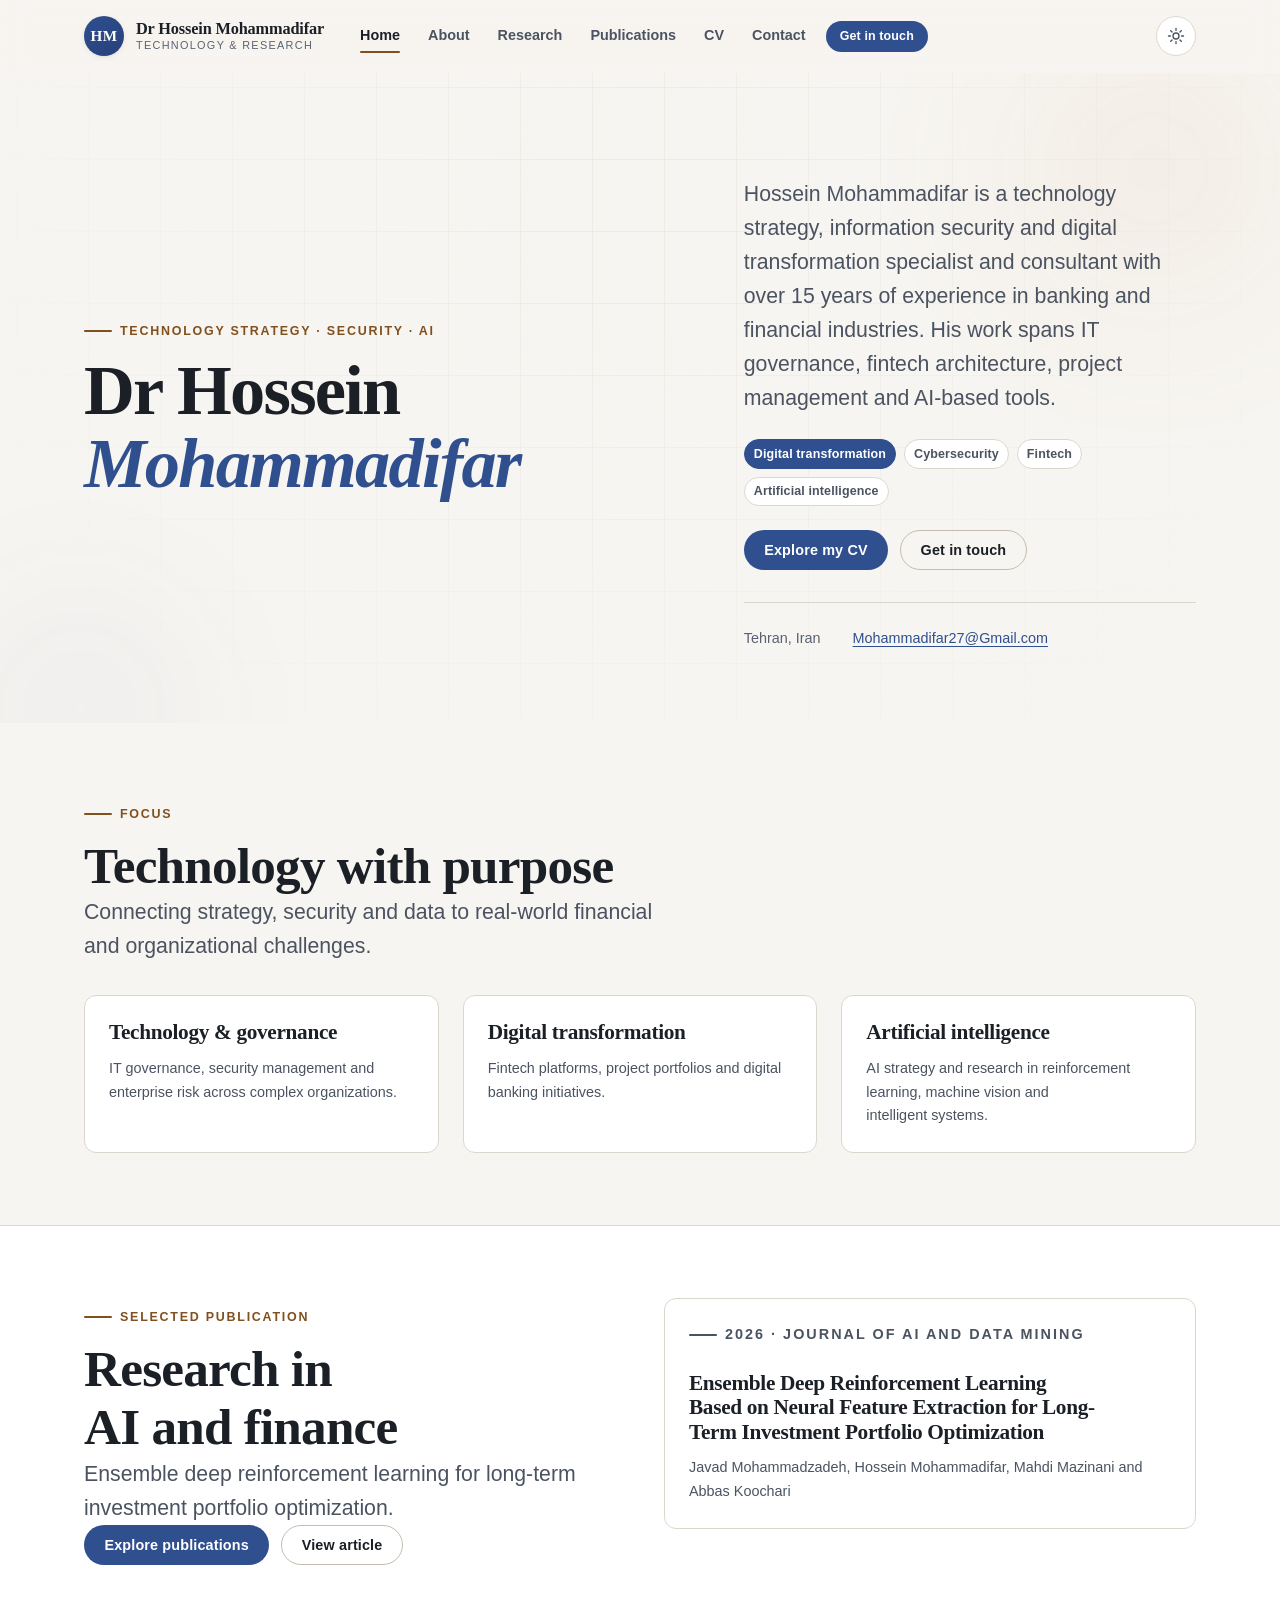
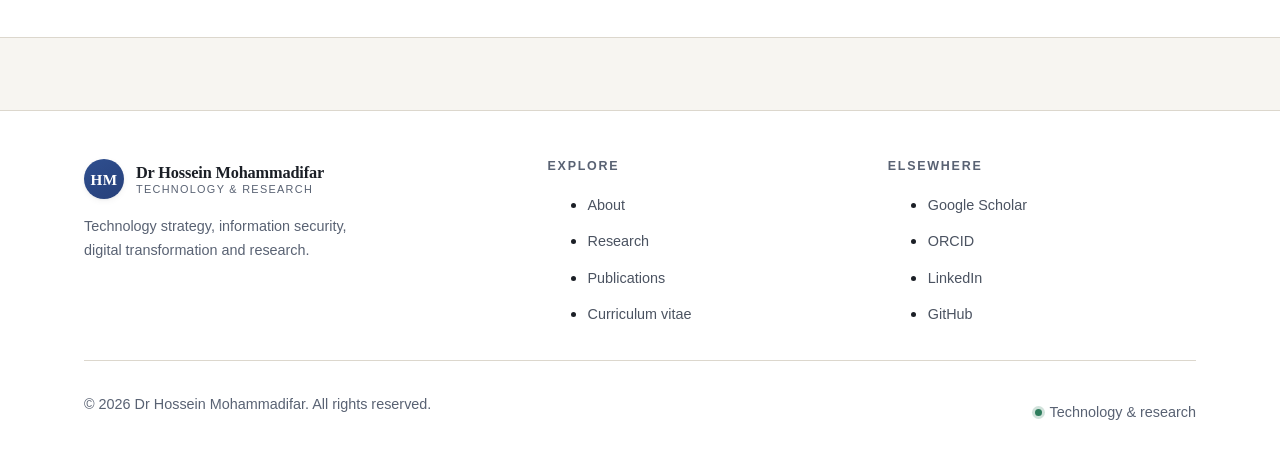
<file: index.html>
<!doctype html>
<html lang="en-GB" class="no-js" data-page="home">
  <head>
    <meta charset="utf-8" />
    <meta name="viewport" content="width=device-width, initial-scale=1" />
    <title>Dr Hossein Mohammadifar — Research Portfolio</title>
    <meta
      name="description"
      content="Hossein Mohammadifar — technology strategy, information security, digital transformation and artificial intelligence."
    />
    <meta name="author" content="Dr Hossein Mohammadifar" />
    <meta name="theme-color" content="#f7f5f1" />
    <meta property="og:type" content="website" />
    <meta
      property="og:title"
      content="Dr Hossein Mohammadifar — Research Portfolio"
    />
    <meta
      property="og:description"
      content="Hossein Mohammadifar — technology strategy, information security, digital transformation and artificial intelligence."
    />
    <meta property="og:site_name" content="Dr Hossein Mohammadifar" />
    <meta name="twitter:card" content="summary" />
    <link rel="canonical" href="https://hmohammadifar.github.io/hmohammadifar/" />
    <meta property="og:url" content="https://hmohammadifar.github.io/hmohammadifar/" />
    <script type="application/ld+json">
{
      "@context": "https://schema.org",
      "@type": "Person",
      "@id": "https://hmohammadifar.github.io/hmohammadifar/#person",
      "name": "Hossein Mohammadifar",
      "honorificPrefix": "Dr",
      "url": "https://hmohammadifar.github.io/hmohammadifar/",
      "jobTitle": "Technology strategy and digital transformation consultant",
      "description": "Technology strategy, information security, digital transformation and artificial intelligence.",
      "sameAs": [
            "https://scholar.google.com/citations?user=Jom6zvgAAAAJ",
            "https://orcid.org/0009-0006-0450-6860",
            "https://www.linkedin.com/in/Hossein-Mohammadifar-ir27/",
            "https://github.com/hmohammadifar"
      ],
      "knowsAbout": [
            "Artificial intelligence",
            "Cybersecurity",
            "Digital transformation",
            "IT governance",
            "Fintech"
      ]
}
    </script>
    <link rel="icon" href="assets/img/favicon.svg" type="image/svg+xml" />
    <link rel="preload" href="assets/css/base.css" as="style" />
    <link rel="stylesheet" href="assets/css/base.css" />
    <link rel="stylesheet" href="assets/css/layout.css" />
    <link rel="stylesheet" href="assets/css/components.css" />
    <link rel="stylesheet" href="assets/css/print.css" media="print" />
    <script src="assets/js/animations.js" defer></script>
    <script src="assets/js/interactions.js" defer></script>
    <script src="assets/js/main.js" defer></script>
  </head>
  <body>
    <a class="skip-link" href="#main">Skip to main content</a>
    <div class="progress-bar" data-progress aria-hidden="true"></div>
    <div class="cursor-glow" data-cursor-glow aria-hidden="true"></div>
    <header class="site-header" data-header>
      <div class="container site-header__inner">
        <a class="brand" href="index.html">
          <span class="brand__mark" aria-hidden="true">HM</span>
          <span class="brand__text">
            <span class="brand__name">Dr&nbsp;Hossein Mohammadifar</span>
            <span class="brand__role">Technology &amp; research</span>
          </span>
        </a>

        <nav class="nav" id="primary-nav" data-nav aria-label="Primary">
          <ul class="nav__list">
            <li>
              <a class="nav__link" href="index.html" aria-current="page"
                >Home</a
              >
            </li>
            <li><a class="nav__link" href="about.html">About</a></li>
            <li><a class="nav__link" href="research.html">Research</a></li>
            <li>
              <a class="nav__link" href="publications.html">Publications</a>
            </li>
            <li><a class="nav__link" href="cv.html">CV</a></li>
            <li><a class="nav__link" href="contact.html">Contact</a></li>
          </ul>
          <div class="nav__cta">
            <a class="btn btn--sm" href="contact.html">Get in touch</a>
          </div>
        </nav>

        <div class="header-actions">
          <button
            class="icon-btn theme-toggle"
            type="button"
            data-theme-toggle
            aria-pressed="false"
            aria-label="Dark theme"
            title="Dark theme"
          >
            <svg
              class="icon-sun"
              viewBox="0 0 24 24"
              fill="none"
              stroke="currentColor"
              stroke-width="1.8"
              aria-hidden="true"
              focusable="false"
            >
              <circle cx="12" cy="12" r="4" />
              <path
                d="M12 2v2.5M12 19.5V22M2 12h2.5M19.5 12H22M4.9 4.9l1.8 1.8M17.3 17.3l1.8 1.8M19.1 4.9l-1.8 1.8M6.7 17.3l-1.8 1.8"
                stroke-linecap="round"
              />
            </svg>
            <svg
              class="icon-moon"
              viewBox="0 0 24 24"
              fill="none"
              stroke="currentColor"
              stroke-width="1.8"
              aria-hidden="true"
              focusable="false"
            >
              <path
                d="M20 14.5A8.5 8.5 0 0 1 9.5 4a8.5 8.5 0 1 0 10.5 10.5Z"
                stroke-linejoin="round"
              />
            </svg>
          </button>
          <button
            class="icon-btn nav-toggle"
            type="button"
            data-nav-toggle
            aria-expanded="false"
            aria-controls="primary-nav"
            aria-label="Menu"
          >
            <span class="nav-toggle__bars" aria-hidden="true"
              ><span></span><span></span><span></span
            ></span>
          </button>
        </div>
      </div>
    </header>
    <main id="main" tabindex="-1">
      <section class="hero">
        <div class="hero__bg" aria-hidden="true">
          <div class="hero__grid-lines"></div>
          <div class="hero__orb hero__orb--1"></div>
          <div class="hero__orb hero__orb--2"></div>
        </div>
        <div class="container hero__inner hero__inner--profile">
          <div class="hero__intro">
            <p class="eyebrow">
              Technology strategy &middot; Security &middot; AI
            </p>
            <h1 class="hero__title">
              <span>Dr Hossein</span>
              <span class="hero__title-accent">Mohammadifar</span>
            </h1>
          </div>
          <div class="hero__body">
            <p class="lead hero__lede">
              Hossein Mohammadifar is a technology strategy, information
              security and digital transformation specialist and consultant with
              over 15 years of experience in banking and financial industries.
              His work spans IT governance, fintech architecture, project
              management and AI-based tools.
            </p>
            <div class="hero__roles tag-row">
              <span class="tag tag--solid">Digital transformation</span
              ><span class="tag">Cybersecurity</span
              ><span class="tag">Fintech</span
              ><span class="tag">Artificial intelligence</span>
            </div>
            <div class="btn-row">
              <a class="btn" href="cv.html">Explore my CV</a
              ><a class="btn btn--ghost" href="contact.html">Get in touch</a>
            </div>
            <div class="hero__meta">
              <span class="hero__meta-item">Tehran, Iran</span
              ><span class="hero__meta-item"
                ><a href="mailto:Mohammadifar27@Gmail.com"
                  >Mohammadifar27@Gmail.com</a
                ></span
              >
            </div>
          </div>
        </div>
      </section>
      <section class="section">
        <div class="container">
          <div class="section__head">
            <p class="eyebrow">Focus</p>
            <h2>Technology with purpose</h2>
            <p class="lead">
              Connecting strategy, security and data to real-world financial and
              organizational challenges.
            </p>
          </div>
          <div class="grid grid--3">
            <article class="card reveal">
              <h3>Technology &amp; governance</h3>
              <p>
                IT governance, security management and enterprise risk across
                complex organizations.
              </p>
            </article>
            <article class="card reveal">
              <h3>Digital transformation</h3>
              <p>
                Fintech platforms, project portfolios and digital banking
                initiatives.
              </p>
            </article>
            <article class="card reveal">
              <h3>Artificial intelligence</h3>
              <p>
                AI strategy and research in reinforcement learning, machine
                vision and intelligent systems.
              </p>
            </article>
          </div>
        </div>
      </section>
      <section class="section section--alt">
        <div class="container">
          <div class="split">
            <div>
              <p class="eyebrow">Selected publication</p>
              <h2>Research in AI and finance</h2>
              <p class="lead">
                Ensemble deep reinforcement learning for long-term investment
                portfolio optimization.
              </p>
              <div class="btn-row">
                <a class="btn" href="publications.html">Explore publications</a
                ><a
                  class="btn btn--ghost"
                  href="https://jad.shahroodut.ac.ir/article_3978.html"
                  >View article</a
                >
              </div>
            </div>
            <div class="card">
              <p class="eyebrow">2026 &middot; Journal of AI and Data Mining</p>
              <h3>
                Ensemble Deep Reinforcement Learning Based on Neural Feature
                Extraction for Long-Term Investment Portfolio Optimization
              </h3>
              <p>
                Javad Mohammadzadeh, Hossein Mohammadifar, Mahdi Mazinani and
                Abbas Koochari
              </p>
            </div>
          </div>
        </div>
      </section>
    </main>

    <footer class="site-footer">
      <div class="container">
        <div class="footer-grid">
          <div class="footer-brand">
            <a class="brand" href="index.html">
              <span class="brand__mark" aria-hidden="true">HM</span>
              <span class="brand__text">
                <span class="brand__name">Dr&nbsp;Hossein Mohammadifar</span>
                <span class="brand__role">Technology &amp; research</span>
              </span>
            </a>
            <p>
              Technology strategy, information security, digital transformation
              and research.
            </p>
          </div>

          <nav class="footer-col" aria-label="Footer navigation">
            <h2>Explore</h2>
            <ul>
              <li><a href="about.html">About</a></li>
              <li><a href="research.html">Research</a></li>
              <li><a href="publications.html">Publications</a></li>
              <li><a href="cv.html">Curriculum vitae</a></li>
            </ul>
          </nav>

          <nav class="footer-col" aria-label="External profiles">
            <h2>Elsewhere</h2>
            <ul>
              <li>
                <a
                  href="https://scholar.google.com/citations?user=Jom6zvgAAAAJ&amp;hl=en"
                  >Google Scholar</a
                >
              </li>
              <li><a href="https://orcid.org/0009-0006-0450-6860">ORCID</a></li>
              <li>
                <a href="https://www.linkedin.com/in/Hossein-Mohammadifar-ir27/"
                  >LinkedIn</a
                >
              </li>
              <li><a href="https://github.com/hmohammadifar">GitHub</a></li>
            </ul>
          </nav>
        </div>

        <div class="footer-bottom">
          <p>
            &copy; <span data-year>2026</span> Dr Hossein Mohammadifar. All
            rights reserved.
          </p>
          <p class="footer-bottom__note">
            <span class="footer-bottom__dot" aria-hidden="true"></span>
            Technology &amp; research
          </p>
        </div>
      </div>
    </footer>

    <button class="to-top" type="button" data-to-top aria-label="Back to top">
      <svg
        viewBox="0 0 24 24"
        fill="none"
        stroke="currentColor"
        stroke-width="1.9"
        aria-hidden="true"
        focusable="false"
      >
        <path
          d="M12 19V5M6 11l6-6 6 6"
          stroke-linecap="round"
          stroke-linejoin="round"
        />
      </svg>
    </button>
  </body>
</html>
</file>
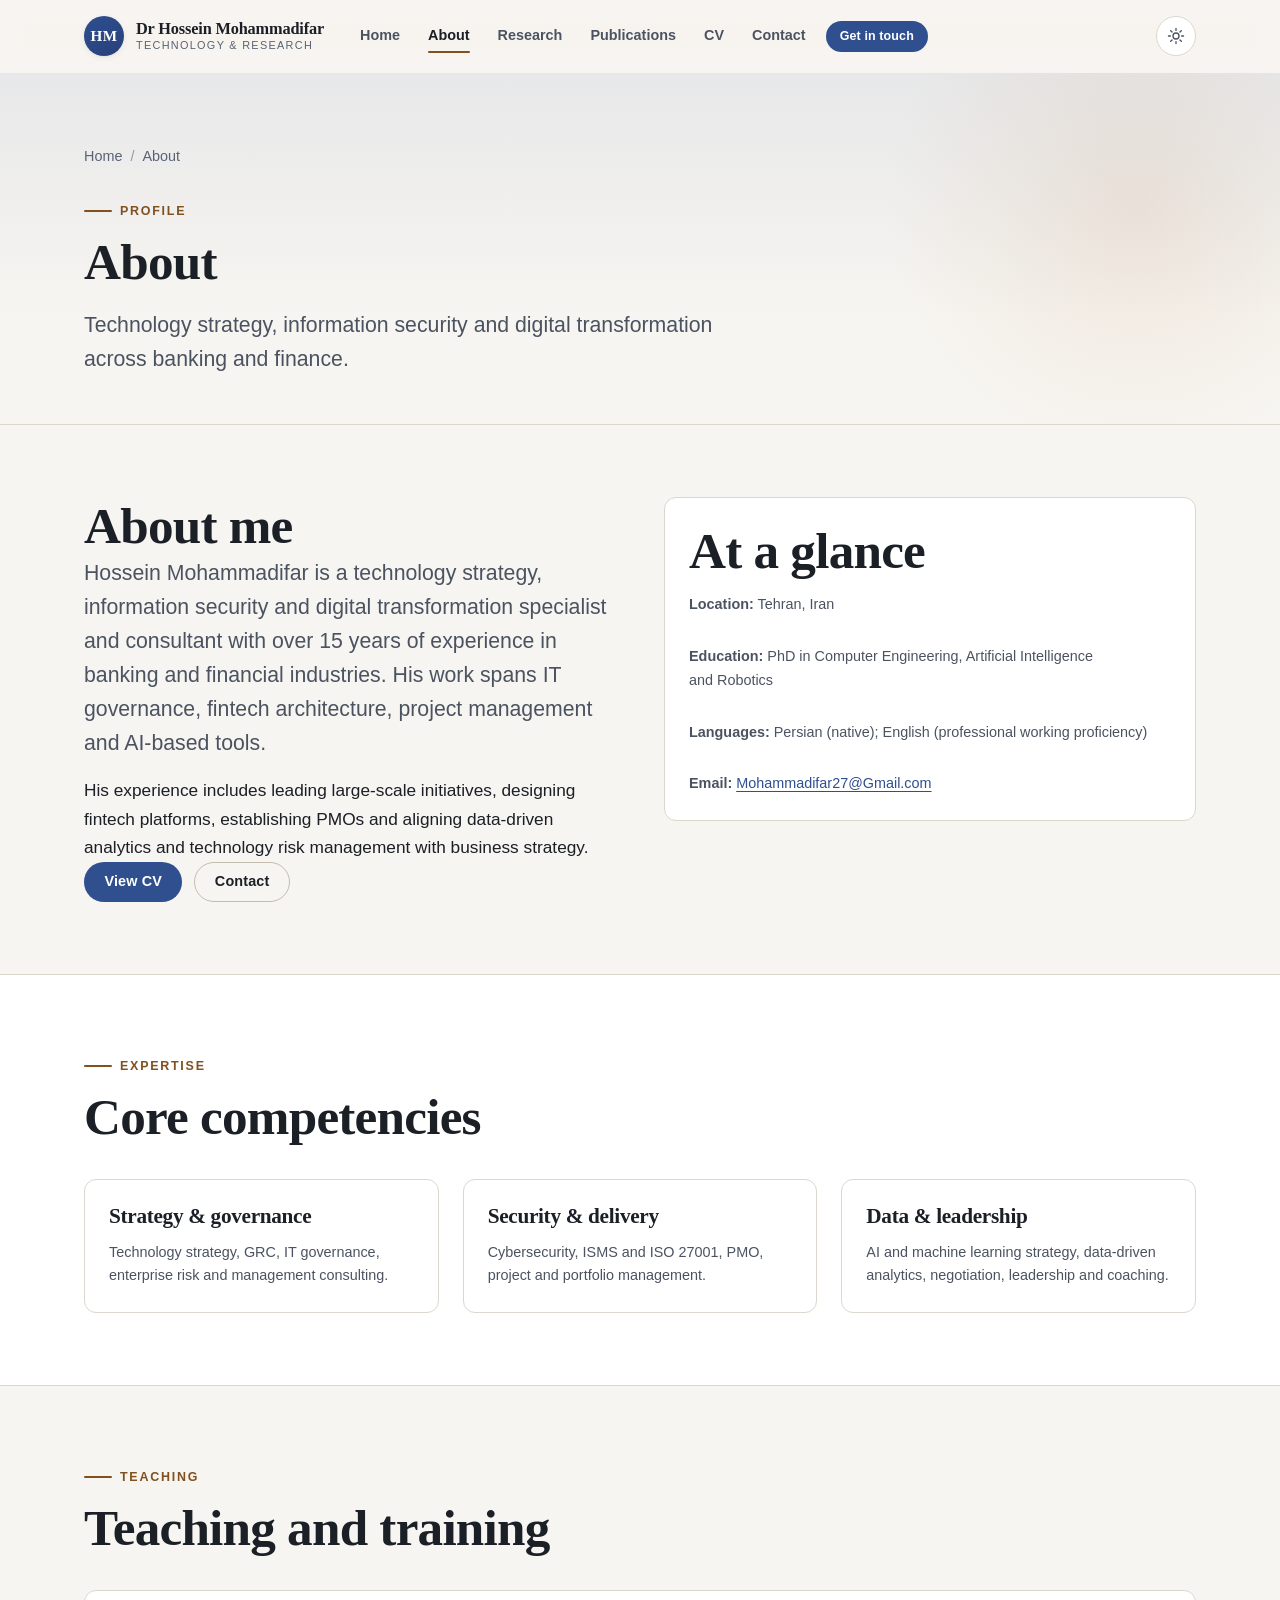
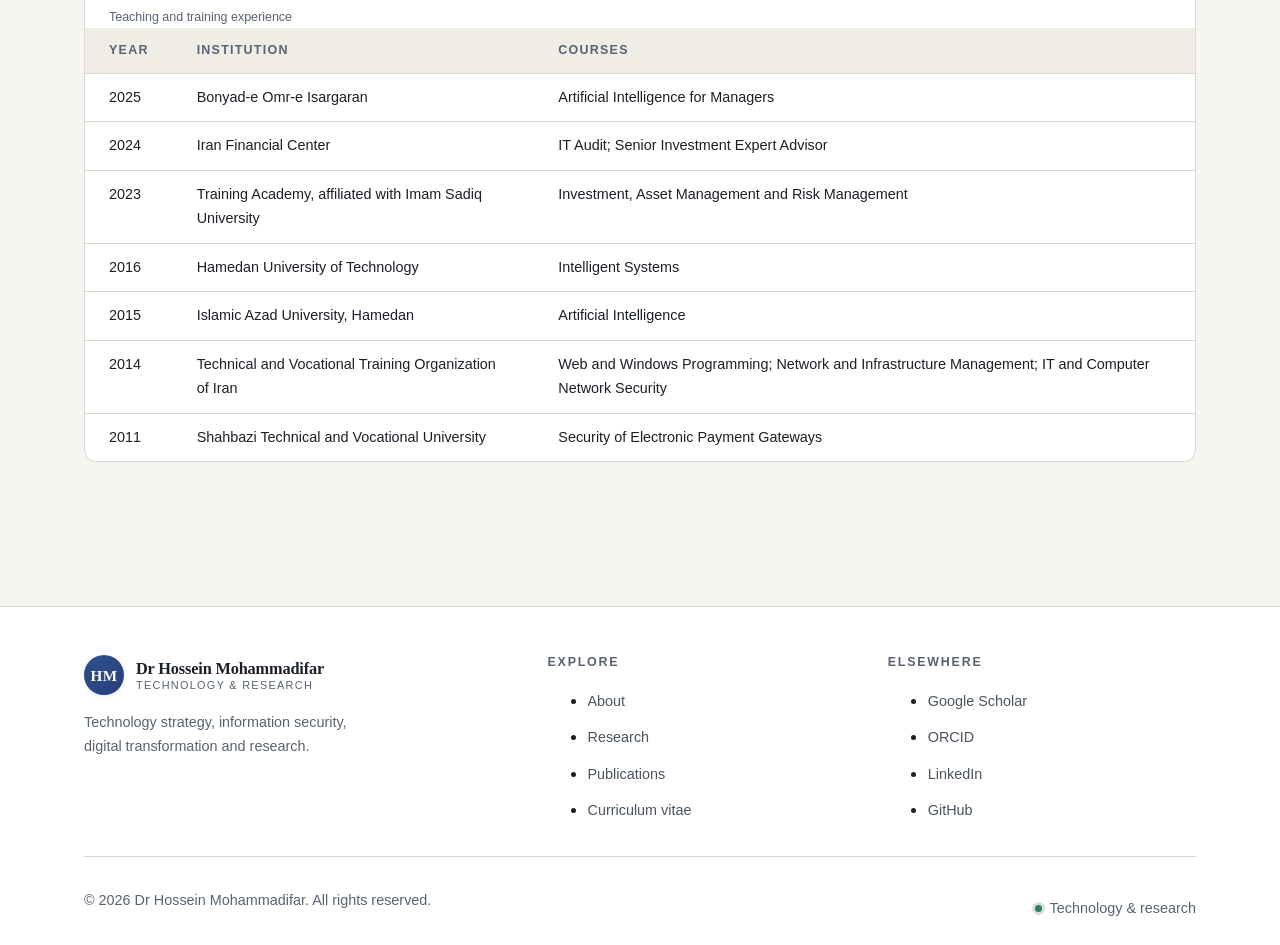
<file: about.html>
<!doctype html>
<html lang="en-GB" class="no-js" data-page="about">
  <head>
    <meta charset="utf-8" />
    <meta name="viewport" content="width=device-width, initial-scale=1" />
    <title>About — Dr Hossein Mohammadifar</title>
    <meta
      name="description"
      content="Biography, expertise and teaching experience of Hossein Mohammadifar."
    />
    <meta name="author" content="Dr Hossein Mohammadifar" />
    <meta name="theme-color" content="#f7f5f1" />
    <meta property="og:type" content="website" />
    <meta property="og:title" content="About — Dr Hossein Mohammadifar" />
    <meta
      property="og:description"
      content="Biography, expertise and teaching experience of Hossein Mohammadifar."
    />
    <meta property="og:site_name" content="Dr Hossein Mohammadifar" />
    <meta name="twitter:card" content="summary" />
    <link rel="canonical" href="https://hmohammadifar.github.io/hmohammadifar/about.html" />
    <meta property="og:url" content="https://hmohammadifar.github.io/hmohammadifar/about.html" />
    <link rel="icon" href="assets/img/favicon.svg" type="image/svg+xml" />
    <link rel="preload" href="assets/css/base.css" as="style" />
    <link rel="stylesheet" href="assets/css/base.css" />
    <link rel="stylesheet" href="assets/css/layout.css" />
    <link rel="stylesheet" href="assets/css/components.css" />
    <link rel="stylesheet" href="assets/css/print.css" media="print" />
    <script src="assets/js/animations.js" defer></script>
    <script src="assets/js/interactions.js" defer></script>
    <script src="assets/js/main.js" defer></script>
  </head>
  <body>
    <a class="skip-link" href="#main">Skip to main content</a>
    <div class="progress-bar" data-progress aria-hidden="true"></div>
    <div class="cursor-glow" data-cursor-glow aria-hidden="true"></div>
    <header class="site-header" data-header>
      <div class="container site-header__inner">
        <a class="brand" href="index.html">
          <span class="brand__mark" aria-hidden="true">HM</span>
          <span class="brand__text">
            <span class="brand__name">Dr&nbsp;Hossein Mohammadifar</span>
            <span class="brand__role">Technology &amp; research</span>
          </span>
        </a>

        <nav class="nav" id="primary-nav" data-nav aria-label="Primary">
          <ul class="nav__list">
            <li><a class="nav__link" href="index.html">Home</a></li>
            <li>
              <a class="nav__link" href="about.html" aria-current="page"
                >About</a
              >
            </li>
            <li><a class="nav__link" href="research.html">Research</a></li>
            <li>
              <a class="nav__link" href="publications.html">Publications</a>
            </li>
            <li><a class="nav__link" href="cv.html">CV</a></li>
            <li><a class="nav__link" href="contact.html">Contact</a></li>
          </ul>
          <div class="nav__cta">
            <a class="btn btn--sm" href="contact.html">Get in touch</a>
          </div>
        </nav>

        <div class="header-actions">
          <button
            class="icon-btn theme-toggle"
            type="button"
            data-theme-toggle
            aria-pressed="false"
            aria-label="Dark theme"
            title="Dark theme"
          >
            <svg
              class="icon-sun"
              viewBox="0 0 24 24"
              fill="none"
              stroke="currentColor"
              stroke-width="1.8"
              aria-hidden="true"
              focusable="false"
            >
              <circle cx="12" cy="12" r="4" />
              <path
                d="M12 2v2.5M12 19.5V22M2 12h2.5M19.5 12H22M4.9 4.9l1.8 1.8M17.3 17.3l1.8 1.8M19.1 4.9l-1.8 1.8M6.7 17.3l-1.8 1.8"
                stroke-linecap="round"
              />
            </svg>
            <svg
              class="icon-moon"
              viewBox="0 0 24 24"
              fill="none"
              stroke="currentColor"
              stroke-width="1.8"
              aria-hidden="true"
              focusable="false"
            >
              <path
                d="M20 14.5A8.5 8.5 0 0 1 9.5 4a8.5 8.5 0 1 0 10.5 10.5Z"
                stroke-linejoin="round"
              />
            </svg>
          </button>
          <button
            class="icon-btn nav-toggle"
            type="button"
            data-nav-toggle
            aria-expanded="false"
            aria-controls="primary-nav"
            aria-label="Menu"
          >
            <span class="nav-toggle__bars" aria-hidden="true"
              ><span></span><span></span><span></span
            ></span>
          </button>
        </div>
      </div>
    </header>
    <main id="main" tabindex="-1">
      <section class="page-hero">
        <div class="container">
          <div class="page-hero__inner">
            <nav class="breadcrumb" aria-label="Breadcrumb">
              <a href="index.html">Home</a><span aria-hidden="true">/</span
              ><span aria-current="page">About</span>
            </nav>
            <p class="eyebrow">Profile</p>
            <h1>About</h1>
            <p class="lead">
              Technology strategy, information security and digital
              transformation across banking and finance.
            </p>
          </div>
        </div>
      </section>
      <section class="section">
        <div class="container">
          <div class="split">
            <div>
              <h2>About me</h2>
              <p class="lead">
                Hossein Mohammadifar is a technology strategy, information
                security and digital transformation specialist and consultant
                with over 15 years of experience in banking and financial
                industries. His work spans IT governance, fintech architecture,
                project management and AI-based tools.
              </p>
              <p>
                His experience includes leading large-scale initiatives,
                designing fintech platforms, establishing PMOs and aligning
                data-driven analytics and technology risk management with
                business strategy.
              </p>
              <div class="btn-row">
                <a class="btn" href="cv.html">View CV</a
                ><a class="btn btn--ghost" href="contact.html">Contact</a>
              </div>
            </div>
            <aside class="card">
              <h2>At a glance</h2>
              <p><strong>Location:</strong> Tehran, Iran</p>
              <p>
                <strong>Education:</strong> PhD in Computer Engineering,
                Artificial Intelligence and Robotics
              </p>
              <p>
                <strong>Languages:</strong> Persian (native); English
                (professional working proficiency)
              </p>
              <p>
                <strong>Email:</strong>
                <a href="mailto:Mohammadifar27@Gmail.com"
                  >Mohammadifar27@Gmail.com</a
                >
              </p>
            </aside>
          </div>
        </div>
      </section>
      <section class="section section--alt">
        <div class="container">
          <div class="section__head">
            <p class="eyebrow">Expertise</p>
            <h2>Core competencies</h2>
          </div>
          <div class="grid grid--3">
            <article class="card reveal">
              <h3>Strategy &amp; governance</h3>
              <p>
                Technology strategy, GRC, IT governance, enterprise risk and
                management consulting.
              </p>
            </article>
            <article class="card reveal">
              <h3>Security &amp; delivery</h3>
              <p>
                Cybersecurity, ISMS and ISO 27001, PMO, project and portfolio
                management.
              </p>
            </article>
            <article class="card reveal">
              <h3>Data &amp; leadership</h3>
              <p>
                AI and machine learning strategy, data-driven analytics,
                negotiation, leadership and coaching.
              </p>
            </article>
          </div>
        </div>
      </section>
      <section class="section">
        <div class="container">
          <div class="section__head">
            <p class="eyebrow">Teaching</p>
            <h2>Teaching and training</h2>
          </div>
          <div class="table-wrap" role="region" aria-label="Teaching and training experience (scrollable)" tabindex="0">
            <table class="simple">
              <caption>
                Teaching and training experience
              </caption>
              <thead>
                <tr>
                  <th scope="col">Year</th>
                  <th scope="col">Institution</th>
                  <th scope="col">Courses</th>
                </tr>
              </thead>
              <tbody>
                <tr>
                  <td>2025</td>
                  <td>Bonyad-e Omr-e Isargaran</td>
                  <td>Artificial Intelligence for Managers</td>
                </tr>
                <tr>
                  <td>2024</td>
                  <td>Iran Financial Center</td>
                  <td>IT Audit; Senior Investment Expert Advisor</td>
                </tr>
                <tr>
                  <td>2023</td>
                  <td>
                    Training Academy, affiliated with Imam Sadiq University
                  </td>
                  <td>Investment, Asset Management and Risk Management</td>
                </tr>
                <tr>
                  <td>2016</td>
                  <td>Hamedan University of Technology</td>
                  <td>Intelligent Systems</td>
                </tr>
                <tr>
                  <td>2015</td>
                  <td>Islamic Azad University, Hamedan</td>
                  <td>Artificial Intelligence</td>
                </tr>
                <tr>
                  <td>2014</td>
                  <td>
                    Technical and Vocational Training Organization of Iran
                  </td>
                  <td>
                    Web and Windows Programming; Network and Infrastructure
                    Management; IT and Computer Network Security
                  </td>
                </tr>
                <tr>
                  <td>2011</td>
                  <td>Shahbazi Technical and Vocational University</td>
                  <td>Security of Electronic Payment Gateways</td>
                </tr>
              </tbody>
            </table>
          </div>
        </div>
      </section>
    </main>

    <footer class="site-footer">
      <div class="container">
        <div class="footer-grid">
          <div class="footer-brand">
            <a class="brand" href="index.html">
              <span class="brand__mark" aria-hidden="true">HM</span>
              <span class="brand__text">
                <span class="brand__name">Dr&nbsp;Hossein Mohammadifar</span>
                <span class="brand__role">Technology &amp; research</span>
              </span>
            </a>
            <p>
              Technology strategy, information security, digital transformation
              and research.
            </p>
          </div>

          <nav class="footer-col" aria-label="Footer navigation">
            <h2>Explore</h2>
            <ul>
              <li><a href="about.html">About</a></li>
              <li><a href="research.html">Research</a></li>
              <li><a href="publications.html">Publications</a></li>
              <li><a href="cv.html">Curriculum vitae</a></li>
            </ul>
          </nav>

          <nav class="footer-col" aria-label="External profiles">
            <h2>Elsewhere</h2>
            <ul>
              <li>
                <a
                  href="https://scholar.google.com/citations?user=Jom6zvgAAAAJ&amp;hl=en"
                  >Google Scholar</a
                >
              </li>
              <li><a href="https://orcid.org/0009-0006-0450-6860">ORCID</a></li>
              <li>
                <a href="https://www.linkedin.com/in/Hossein-Mohammadifar-ir27/"
                  >LinkedIn</a
                >
              </li>
              <li><a href="https://github.com/hmohammadifar">GitHub</a></li>
            </ul>
          </nav>
        </div>

        <div class="footer-bottom">
          <p>
            &copy; <span data-year>2026</span> Dr Hossein Mohammadifar. All
            rights reserved.
          </p>
          <p class="footer-bottom__note">
            <span class="footer-bottom__dot" aria-hidden="true"></span>
            Technology &amp; research
          </p>
        </div>
      </div>
    </footer>

    <button class="to-top" type="button" data-to-top aria-label="Back to top">
      <svg
        viewBox="0 0 24 24"
        fill="none"
        stroke="currentColor"
        stroke-width="1.9"
        aria-hidden="true"
        focusable="false"
      >
        <path
          d="M12 19V5M6 11l6-6 6 6"
          stroke-linecap="round"
          stroke-linejoin="round"
        />
      </svg>
    </button>
  </body>
</html>
</file>
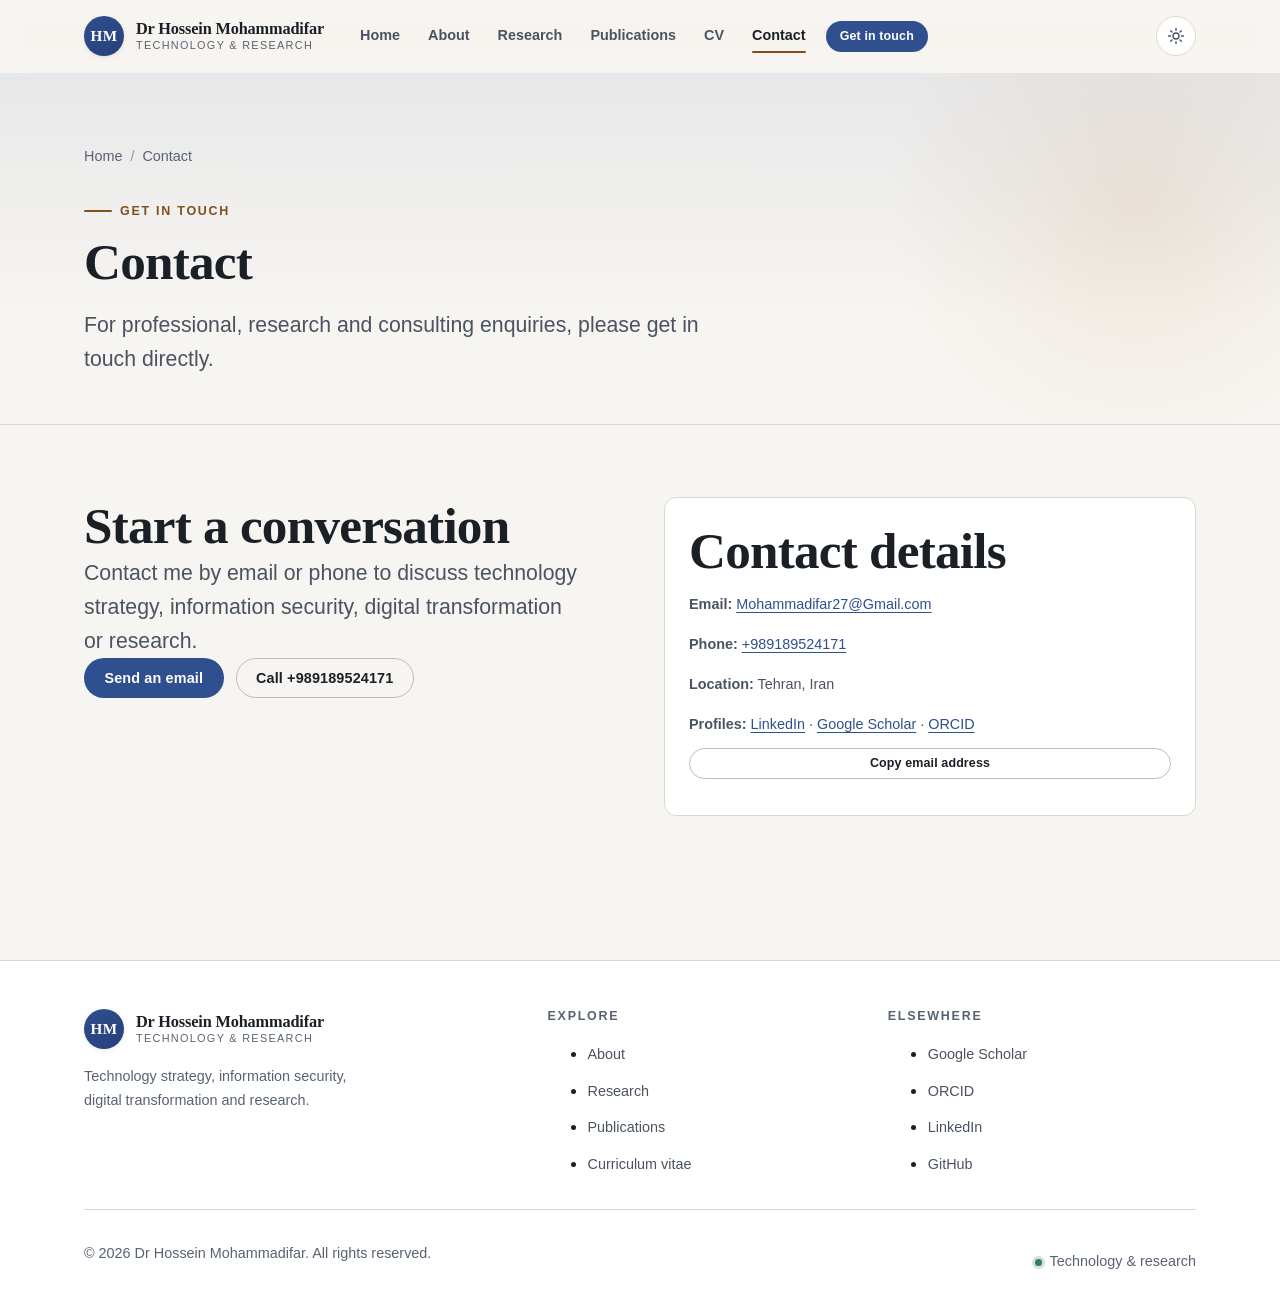
<file: contact.html>
<!doctype html>
<html lang="en-GB" class="no-js" data-page="contact">
  <head>
    <meta charset="utf-8" />
    <meta name="viewport" content="width=device-width, initial-scale=1" />
    <title>Contact — Dr Hossein Mohammadifar</title>
    <meta
      name="description"
      content="Contact Hossein Mohammadifar in Tehran by email or phone."
    />
    <meta name="author" content="Dr Hossein Mohammadifar" />
    <meta name="theme-color" content="#f7f5f1" />
    <meta property="og:type" content="website" />
    <meta property="og:title" content="Contact — Dr Hossein Mohammadifar" />
    <meta
      property="og:description"
      content="Contact Hossein Mohammadifar in Tehran by email or phone."
    />
    <meta property="og:site_name" content="Dr Hossein Mohammadifar" />
    <meta name="twitter:card" content="summary" />
    <link rel="canonical" href="https://hmohammadifar.github.io/hmohammadifar/contact.html" />
    <meta property="og:url" content="https://hmohammadifar.github.io/hmohammadifar/contact.html" />
    <link rel="icon" href="assets/img/favicon.svg" type="image/svg+xml" />
    <link rel="preload" href="assets/css/base.css" as="style" />
    <link rel="stylesheet" href="assets/css/base.css" />
    <link rel="stylesheet" href="assets/css/layout.css" />
    <link rel="stylesheet" href="assets/css/components.css" />
    <link rel="stylesheet" href="assets/css/print.css" media="print" />
    <script src="assets/js/animations.js" defer></script>
    <script src="assets/js/interactions.js" defer></script>
    <script src="assets/js/main.js" defer></script>
  </head>
  <body>
    <a class="skip-link" href="#main">Skip to main content</a>
    <div class="progress-bar" data-progress aria-hidden="true"></div>
    <div class="cursor-glow" data-cursor-glow aria-hidden="true"></div>
    <header class="site-header" data-header>
      <div class="container site-header__inner">
        <a class="brand" href="index.html">
          <span class="brand__mark" aria-hidden="true">HM</span>
          <span class="brand__text">
            <span class="brand__name">Dr&nbsp;Hossein Mohammadifar</span>
            <span class="brand__role">Technology &amp; research</span>
          </span>
        </a>

        <nav class="nav" id="primary-nav" data-nav aria-label="Primary">
          <ul class="nav__list">
            <li><a class="nav__link" href="index.html">Home</a></li>
            <li><a class="nav__link" href="about.html">About</a></li>
            <li><a class="nav__link" href="research.html">Research</a></li>
            <li>
              <a class="nav__link" href="publications.html">Publications</a>
            </li>
            <li><a class="nav__link" href="cv.html">CV</a></li>
            <li>
              <a class="nav__link" href="contact.html" aria-current="page"
                >Contact</a
              >
            </li>
          </ul>
          <div class="nav__cta">
            <a class="btn btn--sm" href="contact.html">Get in touch</a>
          </div>
        </nav>

        <div class="header-actions">
          <button
            class="icon-btn theme-toggle"
            type="button"
            data-theme-toggle
            aria-pressed="false"
            aria-label="Dark theme"
            title="Dark theme"
          >
            <svg
              class="icon-sun"
              viewBox="0 0 24 24"
              fill="none"
              stroke="currentColor"
              stroke-width="1.8"
              aria-hidden="true"
              focusable="false"
            >
              <circle cx="12" cy="12" r="4" />
              <path
                d="M12 2v2.5M12 19.5V22M2 12h2.5M19.5 12H22M4.9 4.9l1.8 1.8M17.3 17.3l1.8 1.8M19.1 4.9l-1.8 1.8M6.7 17.3l-1.8 1.8"
                stroke-linecap="round"
              />
            </svg>
            <svg
              class="icon-moon"
              viewBox="0 0 24 24"
              fill="none"
              stroke="currentColor"
              stroke-width="1.8"
              aria-hidden="true"
              focusable="false"
            >
              <path
                d="M20 14.5A8.5 8.5 0 0 1 9.5 4a8.5 8.5 0 1 0 10.5 10.5Z"
                stroke-linejoin="round"
              />
            </svg>
          </button>
          <button
            class="icon-btn nav-toggle"
            type="button"
            data-nav-toggle
            aria-expanded="false"
            aria-controls="primary-nav"
            aria-label="Menu"
          >
            <span class="nav-toggle__bars" aria-hidden="true"
              ><span></span><span></span><span></span
            ></span>
          </button>
        </div>
      </div>
    </header>
    <main id="main" tabindex="-1">
      <section class="page-hero">
        <div class="container">
          <div class="page-hero__inner">
            <nav class="breadcrumb" aria-label="Breadcrumb">
              <a href="index.html">Home</a><span aria-hidden="true">/</span
              ><span aria-current="page">Contact</span>
            </nav>
            <p class="eyebrow">Get in touch</p>
            <h1>Contact</h1>
            <p class="lead">
              For professional, research and consulting enquiries, please get in
              touch directly.
            </p>
          </div>
        </div>
      </section>
      <section class="section">
        <div class="container">
          <div class="split">
            <div>
              <h2>Start a conversation</h2>
              <p class="lead">
                Contact me by email or phone to discuss technology strategy,
                information security, digital transformation or research.
              </p>
              <div class="btn-row">
                <a class="btn" href="mailto:Mohammadifar27@Gmail.com"
                  >Send an email</a
                ><a class="btn btn--ghost" href="tel:+989189524171"
                  >Call +989189524171</a
                >
              </div>
            </div>
            <aside class="card">
              <h2>Contact details</h2>
              <address>
              <p>
                <strong>Email:</strong>
                <a href="mailto:Mohammadifar27@Gmail.com"
                  >Mohammadifar27@Gmail.com</a
                >
              </p>
              <p>
                <strong>Phone:</strong>
                <a href="tel:+989189524171">+989189524171</a>
              </p>
              <p><strong>Location:</strong> Tehran, Iran</p>
              <p>
                <strong>Profiles:</strong>
                <a href="https://www.linkedin.com/in/Hossein-Mohammadifar-ir27/"
                  >LinkedIn</a
                >
                &middot;
                <a
                  href="https://scholar.google.com/citations?user=Jom6zvgAAAAJ&amp;hl=en"
                  >Google Scholar</a
                >
                &middot;
                <a href="https://orcid.org/0009-0006-0450-6860">ORCID</a>
              </p>
              </address>
              <button
                class="btn btn--ghost btn--sm"
                type="button"
                data-copy="Mohammadifar27@Gmail.com"
              >
                Copy email address
              </button>
              <p class="copy-status" role="status" aria-live="polite" data-copy-status></p>
            </aside>
          </div>
        </div>
      </section>
    </main>

    <footer class="site-footer">
      <div class="container">
        <div class="footer-grid">
          <div class="footer-brand">
            <a class="brand" href="index.html">
              <span class="brand__mark" aria-hidden="true">HM</span>
              <span class="brand__text">
                <span class="brand__name">Dr&nbsp;Hossein Mohammadifar</span>
                <span class="brand__role">Technology &amp; research</span>
              </span>
            </a>
            <p>
              Technology strategy, information security, digital transformation
              and research.
            </p>
          </div>

          <nav class="footer-col" aria-label="Footer navigation">
            <h2>Explore</h2>
            <ul>
              <li><a href="about.html">About</a></li>
              <li><a href="research.html">Research</a></li>
              <li><a href="publications.html">Publications</a></li>
              <li><a href="cv.html">Curriculum vitae</a></li>
            </ul>
          </nav>

          <nav class="footer-col" aria-label="External profiles">
            <h2>Elsewhere</h2>
            <ul>
              <li>
                <a
                  href="https://scholar.google.com/citations?user=Jom6zvgAAAAJ&amp;hl=en"
                  >Google Scholar</a
                >
              </li>
              <li><a href="https://orcid.org/0009-0006-0450-6860">ORCID</a></li>
              <li>
                <a href="https://www.linkedin.com/in/Hossein-Mohammadifar-ir27/"
                  >LinkedIn</a
                >
              </li>
              <li><a href="https://github.com/hmohammadifar">GitHub</a></li>
            </ul>
          </nav>
        </div>

        <div class="footer-bottom">
          <p>
            &copy; <span data-year>2026</span> Dr Hossein Mohammadifar. All
            rights reserved.
          </p>
          <p class="footer-bottom__note">
            <span class="footer-bottom__dot" aria-hidden="true"></span>
            Technology &amp; research
          </p>
        </div>
      </div>
    </footer>

    <button class="to-top" type="button" data-to-top aria-label="Back to top">
      <svg
        viewBox="0 0 24 24"
        fill="none"
        stroke="currentColor"
        stroke-width="1.9"
        aria-hidden="true"
        focusable="false"
      >
        <path
          d="M12 19V5M6 11l6-6 6 6"
          stroke-linecap="round"
          stroke-linejoin="round"
        />
      </svg>
    </button>
  </body>
</html>
</file>
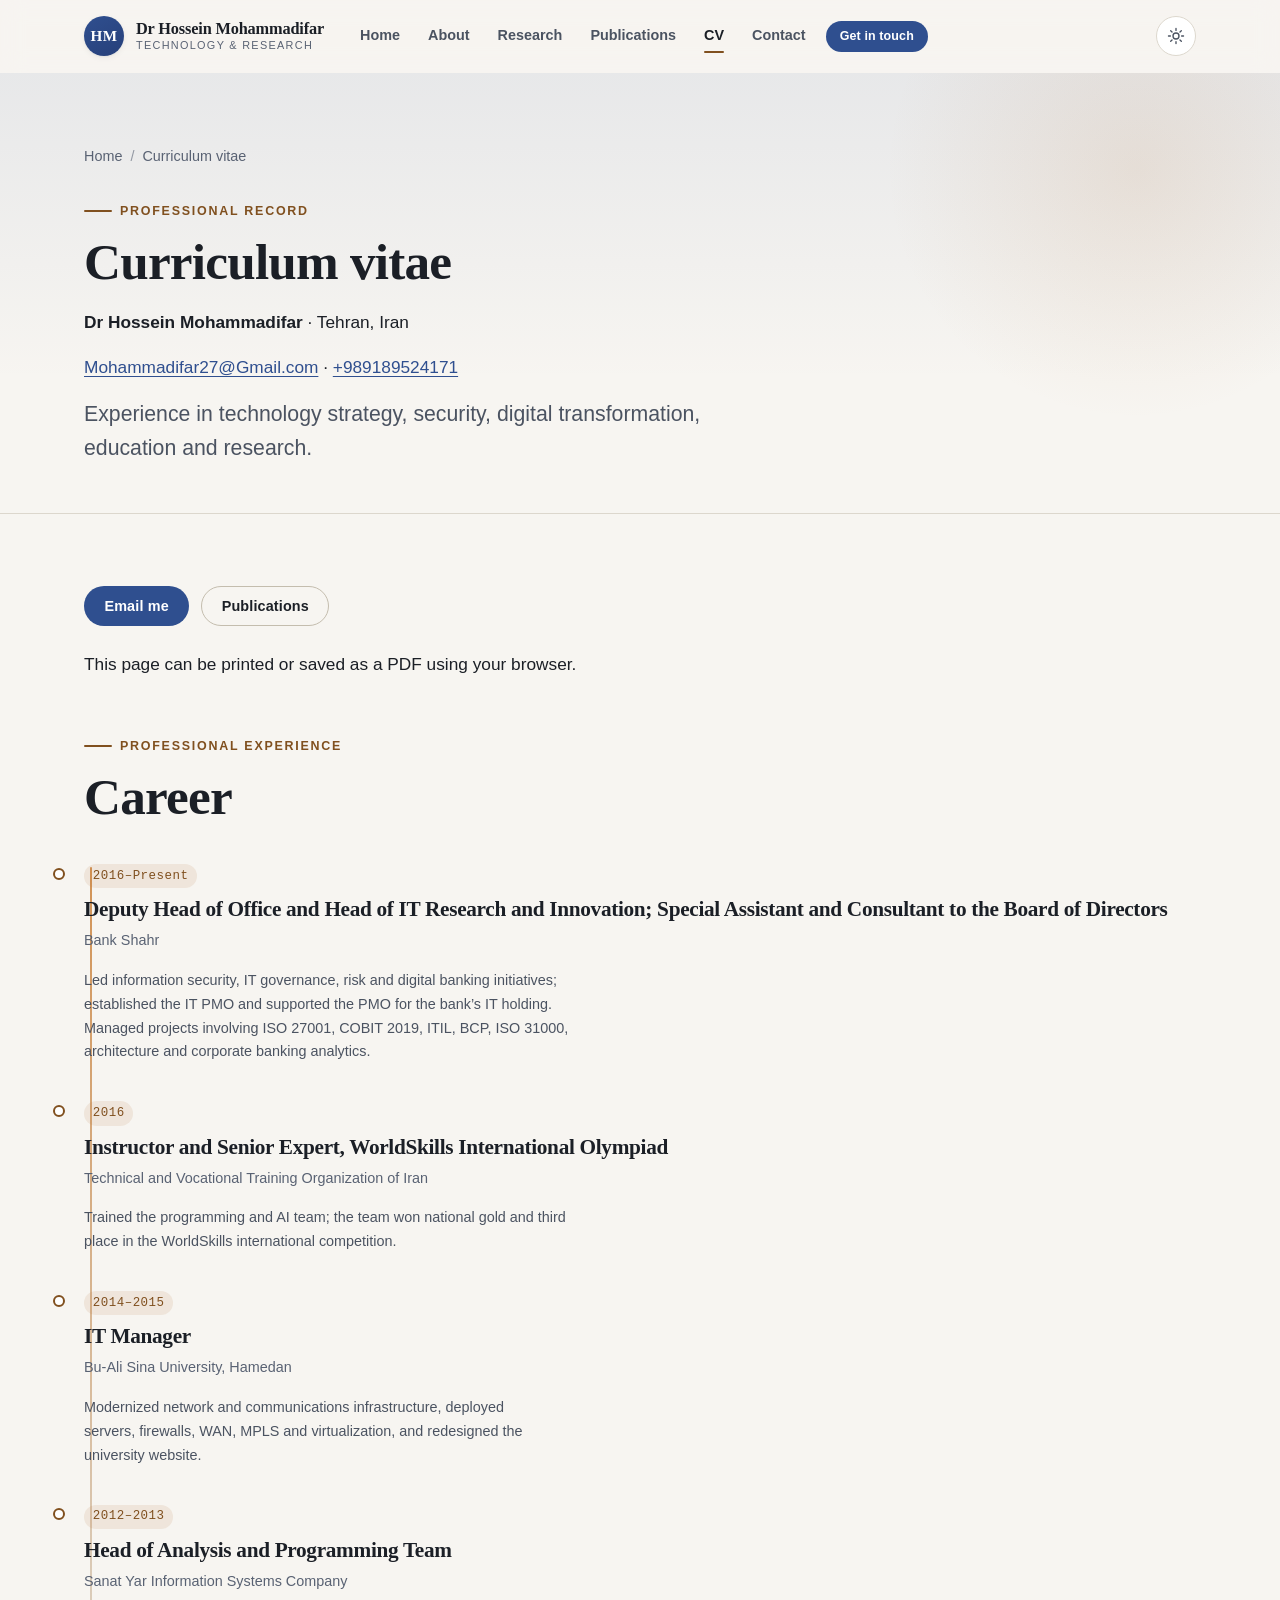
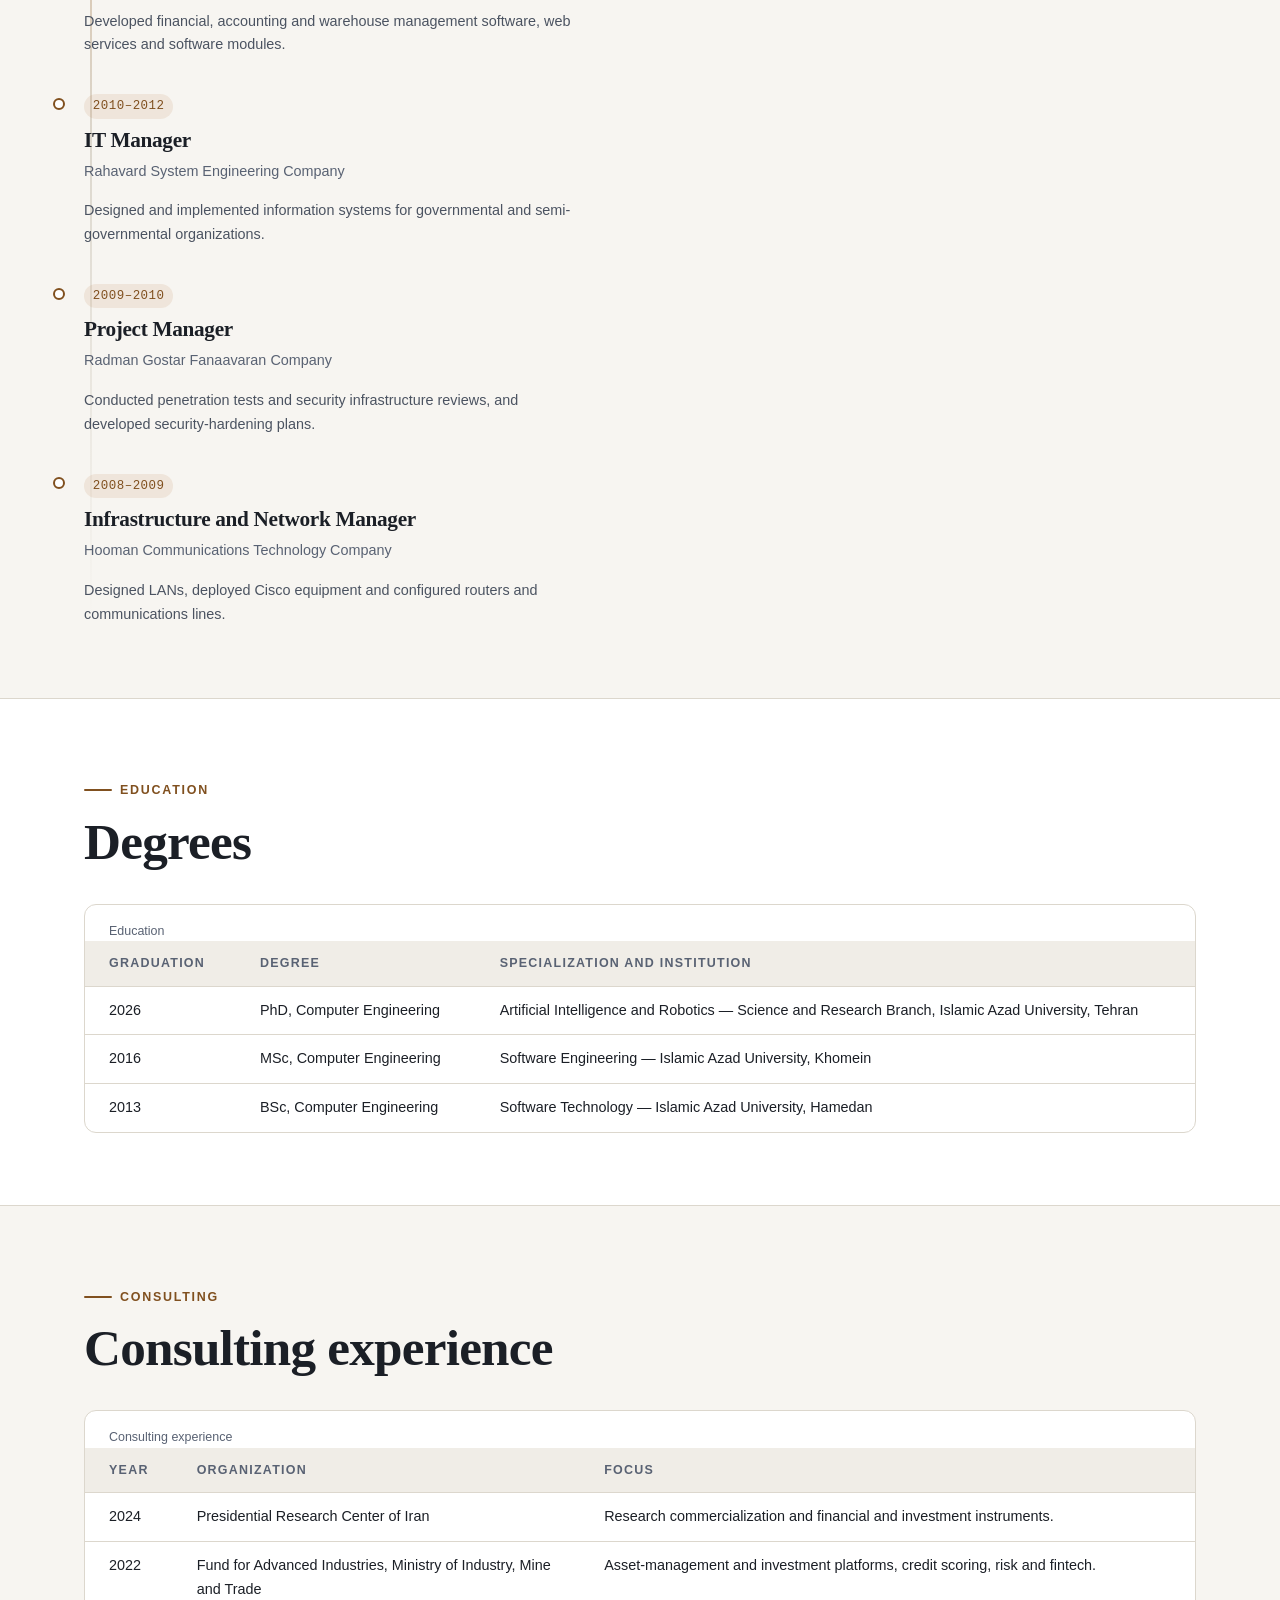
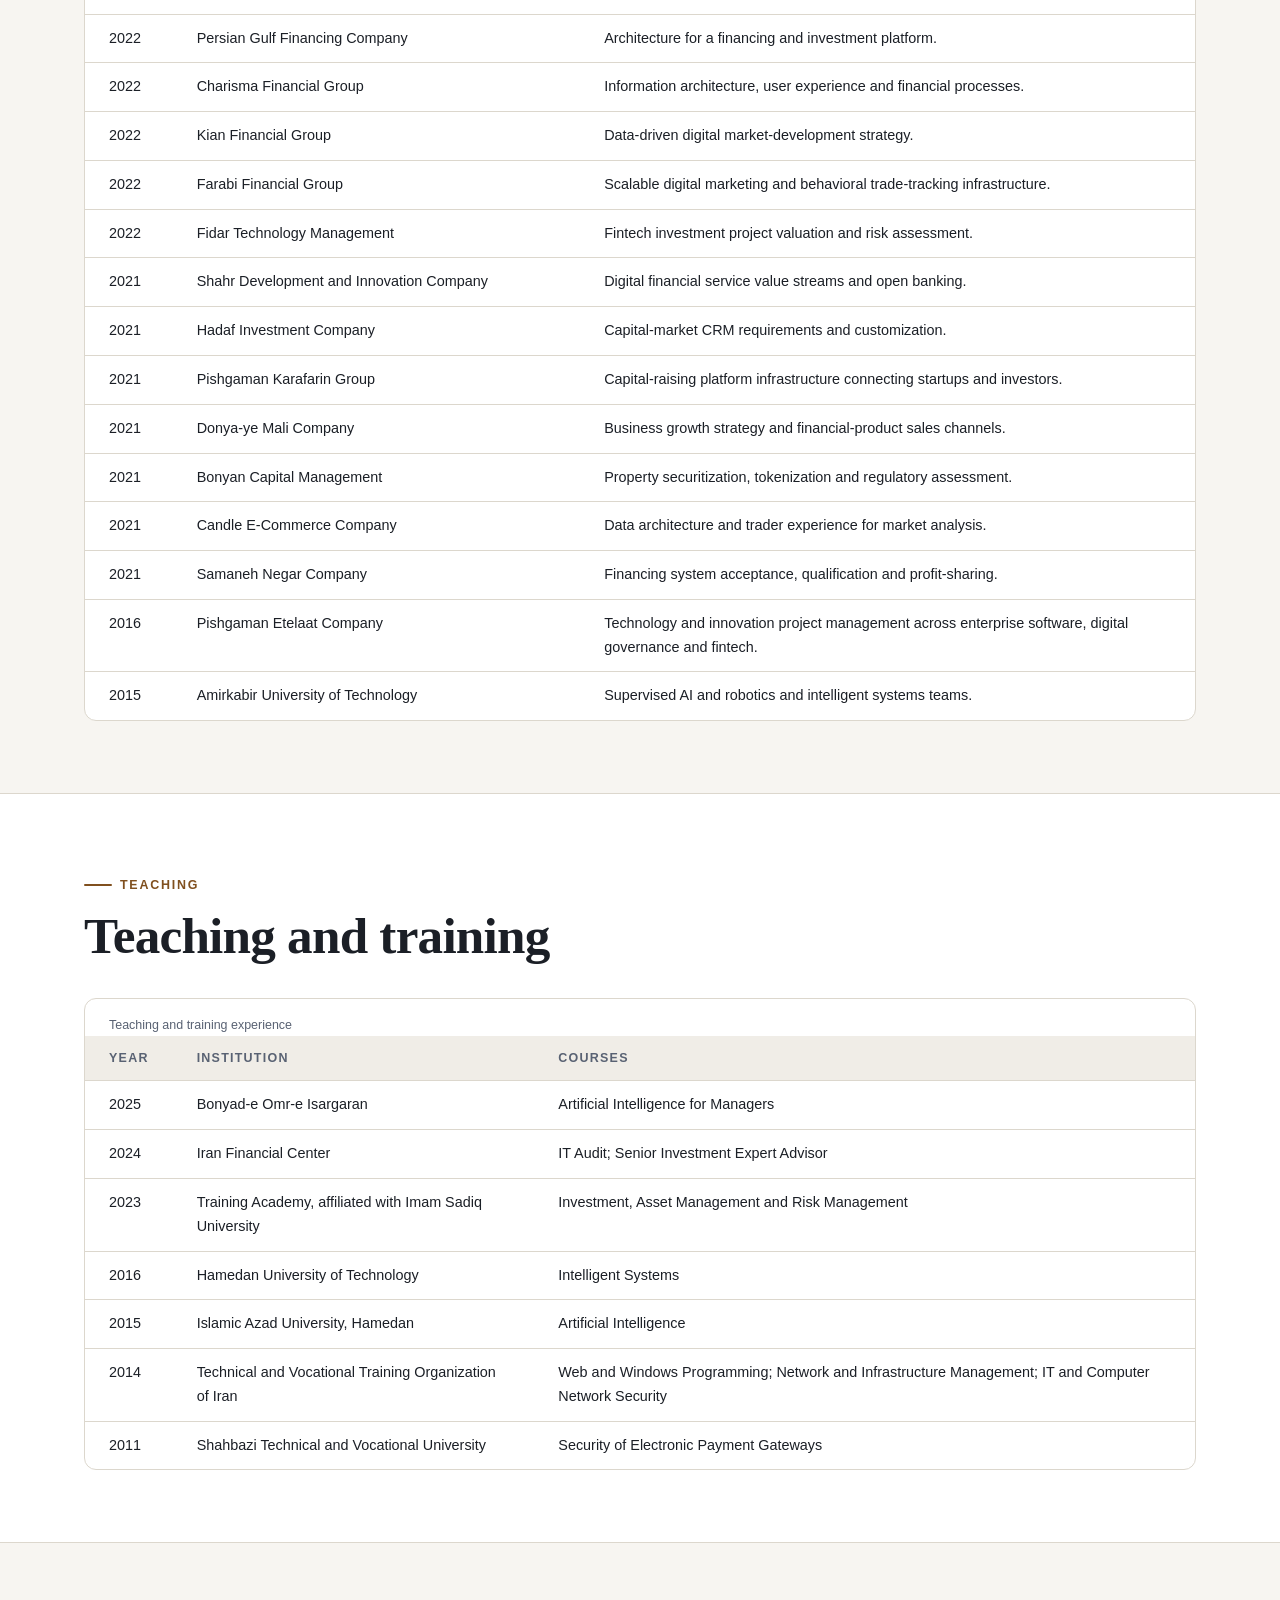
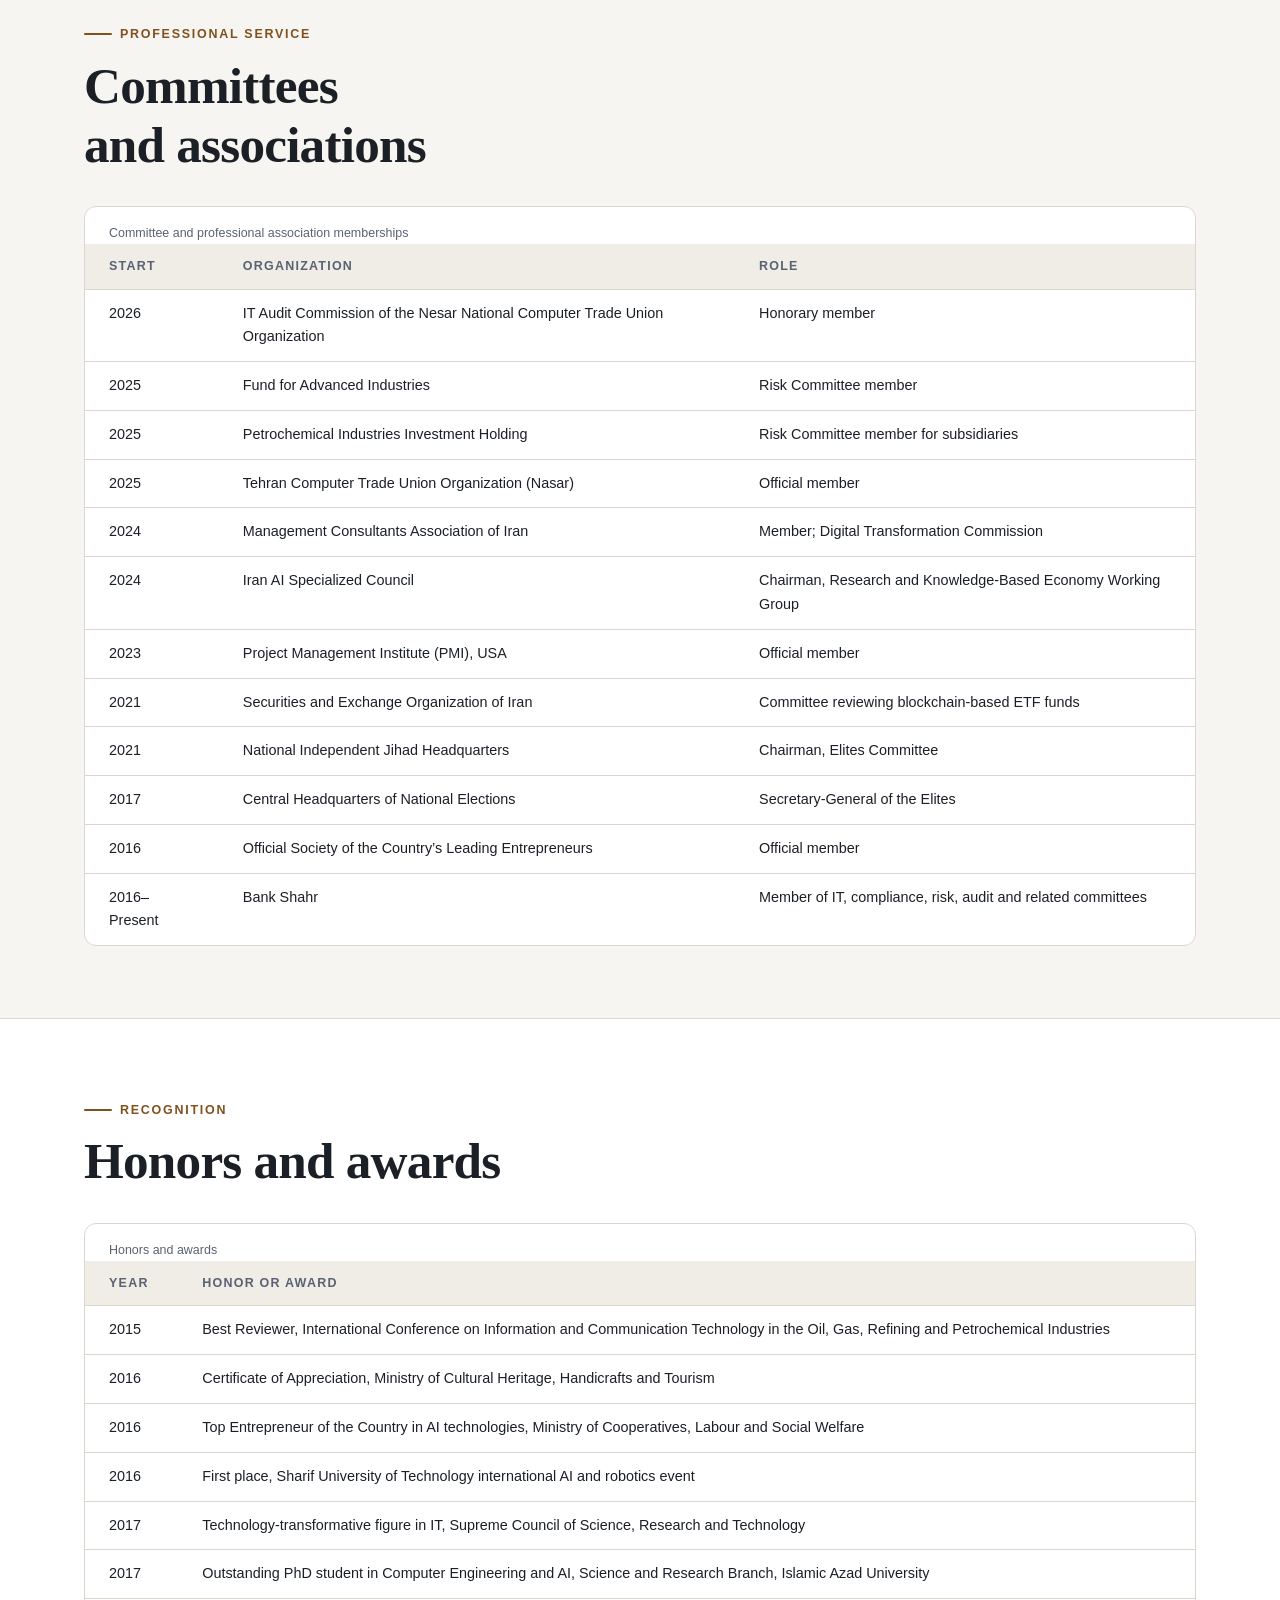
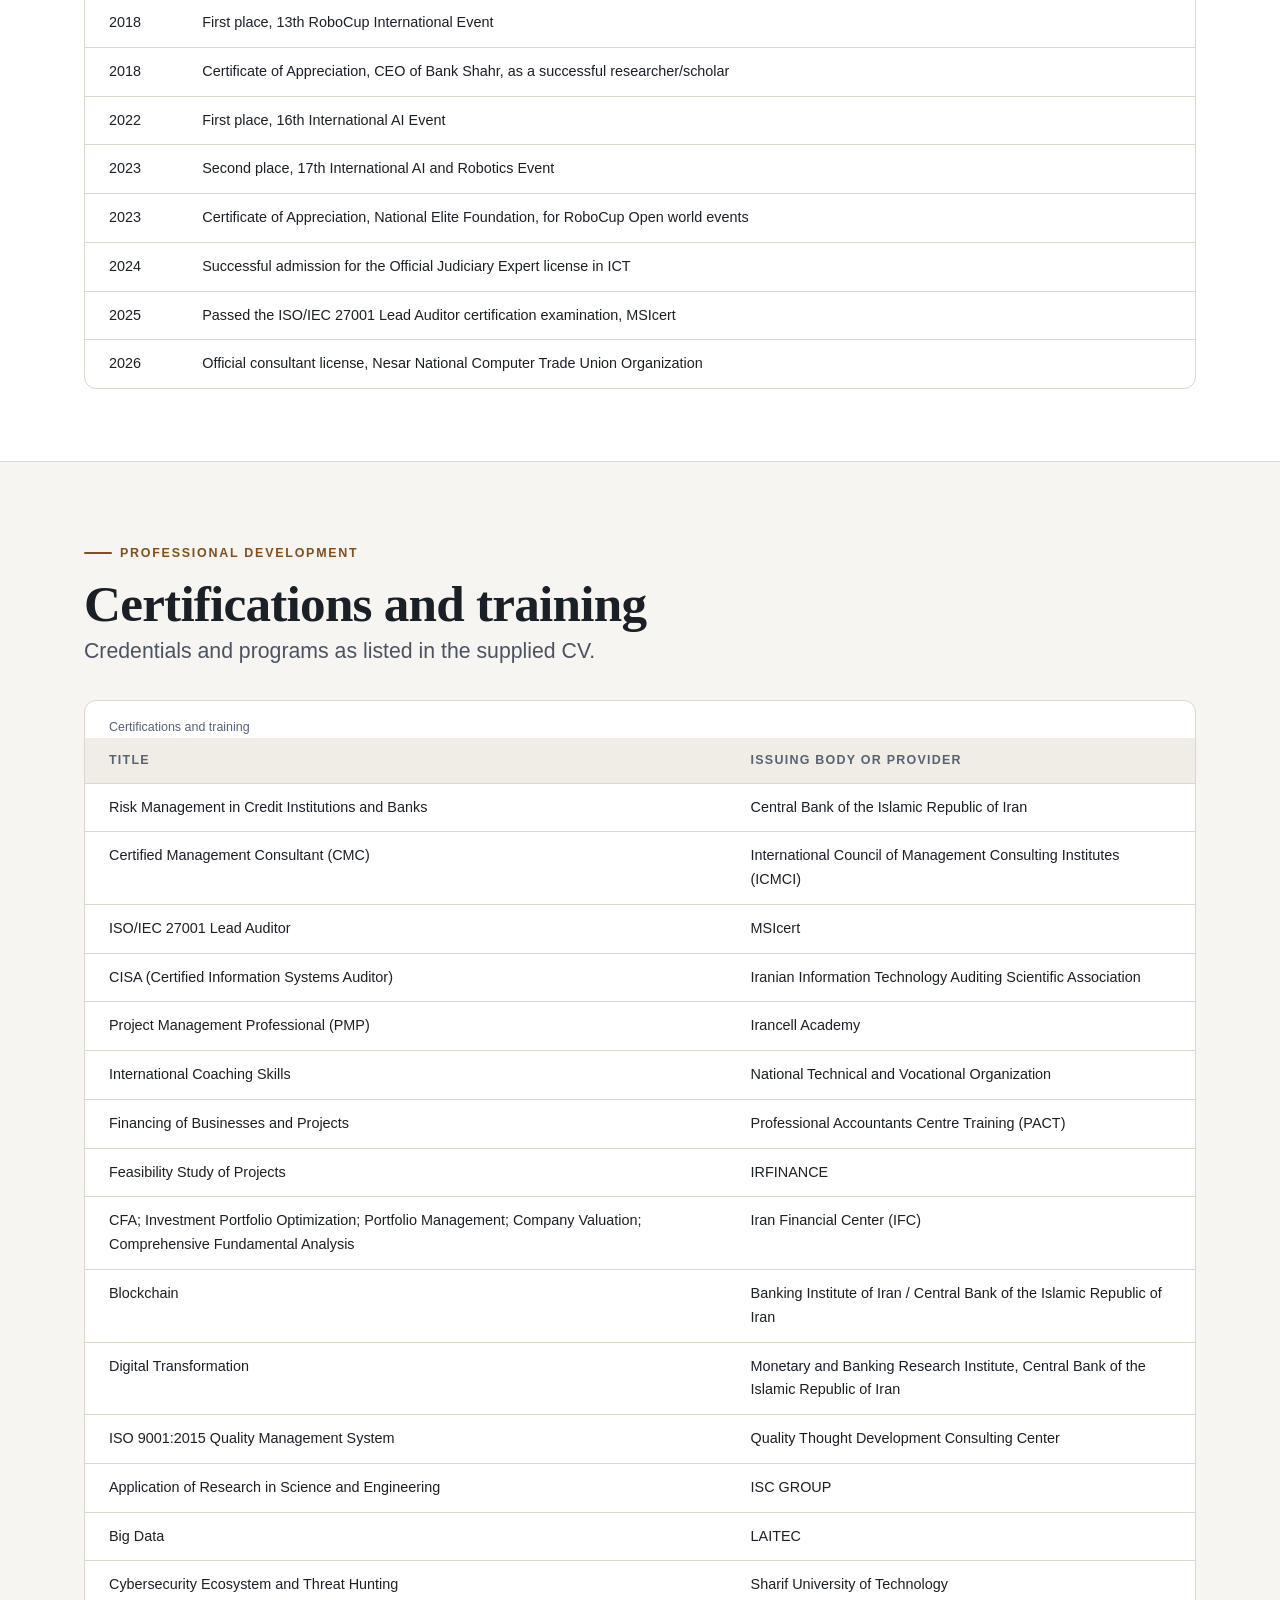
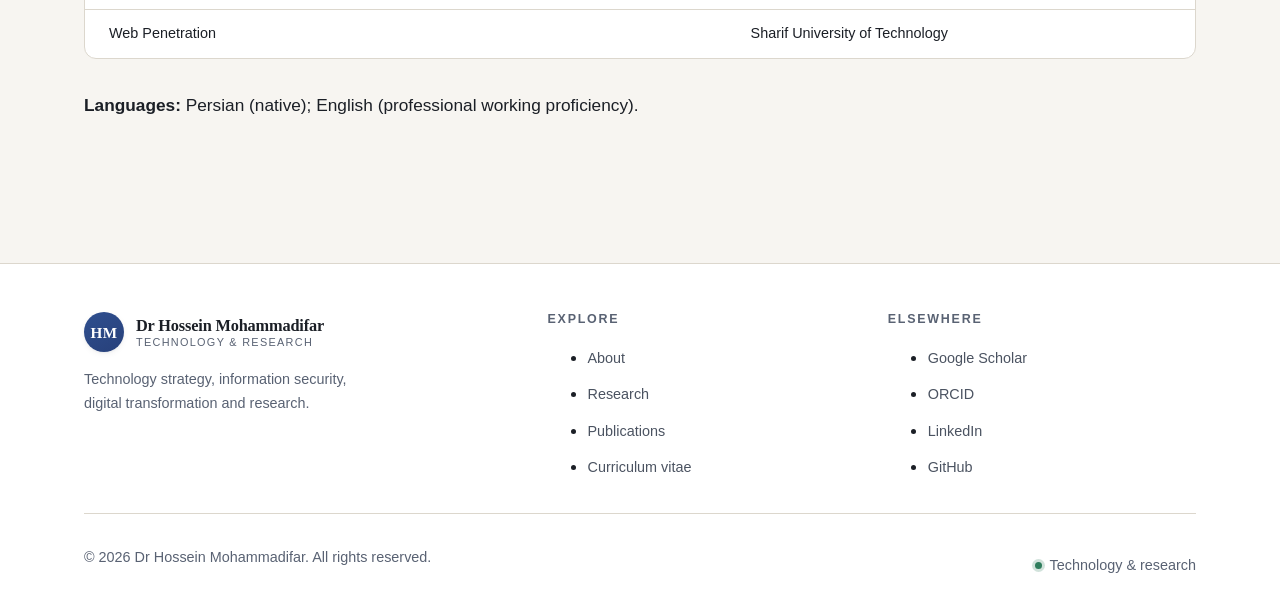
<file: cv.html>
<!doctype html>
<html lang="en-GB" class="no-js" data-page="cv">
  <head>
    <meta charset="utf-8" />
    <meta name="viewport" content="width=device-width, initial-scale=1" />
    <title>CV — Dr Hossein Mohammadifar</title>
    <meta
      name="description"
      content="Professional experience, education, consulting, teaching, service and certifications of Hossein Mohammadifar."
    />
    <meta name="author" content="Dr Hossein Mohammadifar" />
    <meta name="theme-color" content="#f7f5f1" />
    <meta property="og:type" content="website" />
    <meta property="og:title" content="CV — Dr Hossein Mohammadifar" />
    <meta
      property="og:description"
      content="Professional experience, education, consulting, teaching, service and certifications of Hossein Mohammadifar."
    />
    <meta property="og:site_name" content="Dr Hossein Mohammadifar" />
    <meta name="twitter:card" content="summary" />
    <link rel="canonical" href="https://hmohammadifar.github.io/hmohammadifar/cv.html" />
    <meta property="og:url" content="https://hmohammadifar.github.io/hmohammadifar/cv.html" />
    <link rel="icon" href="assets/img/favicon.svg" type="image/svg+xml" />
    <link rel="preload" href="assets/css/base.css" as="style" />
    <link rel="stylesheet" href="assets/css/base.css" />
    <link rel="stylesheet" href="assets/css/layout.css" />
    <link rel="stylesheet" href="assets/css/components.css" />
    <link rel="stylesheet" href="assets/css/print.css" media="print" />
    <script src="assets/js/animations.js" defer></script>
    <script src="assets/js/interactions.js" defer></script>
    <script src="assets/js/main.js" defer></script>
  </head>
  <body>
    <a class="skip-link" href="#main">Skip to main content</a>
    <div class="progress-bar" data-progress aria-hidden="true"></div>
    <div class="cursor-glow" data-cursor-glow aria-hidden="true"></div>
    <header class="site-header" data-header>
      <div class="container site-header__inner">
        <a class="brand" href="index.html">
          <span class="brand__mark" aria-hidden="true">HM</span>
          <span class="brand__text">
            <span class="brand__name">Dr&nbsp;Hossein Mohammadifar</span>
            <span class="brand__role">Technology &amp; research</span>
          </span>
        </a>

        <nav class="nav" id="primary-nav" data-nav aria-label="Primary">
          <ul class="nav__list">
            <li><a class="nav__link" href="index.html">Home</a></li>
            <li><a class="nav__link" href="about.html">About</a></li>
            <li><a class="nav__link" href="research.html">Research</a></li>
            <li>
              <a class="nav__link" href="publications.html">Publications</a>
            </li>
            <li>
              <a class="nav__link" href="cv.html" aria-current="page">CV</a>
            </li>
            <li><a class="nav__link" href="contact.html">Contact</a></li>
          </ul>
          <div class="nav__cta">
            <a class="btn btn--sm" href="contact.html">Get in touch</a>
          </div>
        </nav>

        <div class="header-actions">
          <button
            class="icon-btn theme-toggle"
            type="button"
            data-theme-toggle
            aria-pressed="false"
            aria-label="Dark theme"
            title="Dark theme"
          >
            <svg
              class="icon-sun"
              viewBox="0 0 24 24"
              fill="none"
              stroke="currentColor"
              stroke-width="1.8"
              aria-hidden="true"
              focusable="false"
            >
              <circle cx="12" cy="12" r="4" />
              <path
                d="M12 2v2.5M12 19.5V22M2 12h2.5M19.5 12H22M4.9 4.9l1.8 1.8M17.3 17.3l1.8 1.8M19.1 4.9l-1.8 1.8M6.7 17.3l-1.8 1.8"
                stroke-linecap="round"
              />
            </svg>
            <svg
              class="icon-moon"
              viewBox="0 0 24 24"
              fill="none"
              stroke="currentColor"
              stroke-width="1.8"
              aria-hidden="true"
              focusable="false"
            >
              <path
                d="M20 14.5A8.5 8.5 0 0 1 9.5 4a8.5 8.5 0 1 0 10.5 10.5Z"
                stroke-linejoin="round"
              />
            </svg>
          </button>
          <button
            class="icon-btn nav-toggle"
            type="button"
            data-nav-toggle
            aria-expanded="false"
            aria-controls="primary-nav"
            aria-label="Menu"
          >
            <span class="nav-toggle__bars" aria-hidden="true"
              ><span></span><span></span><span></span
            ></span>
          </button>
        </div>
      </div>
    </header>
    <main id="main" tabindex="-1">
      <section class="page-hero">
        <div class="container">
          <div class="page-hero__inner">
            <nav class="breadcrumb" aria-label="Breadcrumb">
              <a href="index.html">Home</a><span aria-hidden="true">/</span
              ><span aria-current="page">Curriculum vitae</span>
            </nav>
            <p class="eyebrow">Professional record</p>
            <h1>Curriculum vitae</h1>
            <p><strong>Dr Hossein Mohammadifar</strong> &middot; Tehran, Iran</p>
            <p><a href="mailto:Mohammadifar27@Gmail.com">Mohammadifar27@Gmail.com</a> &middot; <a href="tel:+989189524171">+989189524171</a></p>
            <p class="lead">
              Experience in technology strategy, security, digital
              transformation, education and research.
            </p>
          </div>
        </div>
      </section>
      <section class="section">
        <div class="container">
          <div class="btn-row">
            <a class="btn" href="mailto:Mohammadifar27@Gmail.com">Email me</a
            ><a class="btn btn--ghost" href="publications.html">Publications</a>
          </div>
          <p style="margin-top: var(--sp-5)">
            This page can be printed or saved as a PDF using your browser.
          </p>
          <div class="section__head" style="margin-top: var(--sp-7)">
            <p class="eyebrow">Professional experience</p>
            <h2>Career</h2>
          </div>
          <ol class="timeline">
            <li class="timeline__item">
              <span class="timeline__period">2016–Present</span>
              <h3 class="timeline__title">
                Deputy Head of Office and Head of IT Research and Innovation;
                Special Assistant and Consultant to the Board of Directors
              </h3>
              <p class="timeline__org">Bank Shahr</p>
              <p class="timeline__desc">
                Led information security, IT governance, risk and digital
                banking initiatives; established the IT PMO and supported the
                PMO for the bank’s IT holding. Managed projects involving ISO
                27001, COBIT 2019, ITIL, BCP, ISO 31000, architecture and
                corporate banking analytics.
              </p>
            </li>
            <li class="timeline__item">
              <span class="timeline__period">2016</span>
              <h3 class="timeline__title">
                Instructor and Senior Expert, WorldSkills International Olympiad
              </h3>
              <p class="timeline__org">
                Technical and Vocational Training Organization of Iran
              </p>
              <p class="timeline__desc">
                Trained the programming and AI team; the team won national gold
                and third place in the WorldSkills international competition.
              </p>
            </li>
            <li class="timeline__item">
              <span class="timeline__period">2014–2015</span>
              <h3 class="timeline__title">IT Manager</h3>
              <p class="timeline__org">Bu-Ali Sina University, Hamedan</p>
              <p class="timeline__desc">
                Modernized network and communications infrastructure, deployed
                servers, firewalls, WAN, MPLS and virtualization, and redesigned
                the university website.
              </p>
            </li>
            <li class="timeline__item">
              <span class="timeline__period">2012–2013</span>
              <h3 class="timeline__title">
                Head of Analysis and Programming Team
              </h3>
              <p class="timeline__org">Sanat Yar Information Systems Company</p>
              <p class="timeline__desc">
                Developed financial, accounting and warehouse management
                software, web services and software modules.
              </p>
            </li>
            <li class="timeline__item">
              <span class="timeline__period">2010–2012</span>
              <h3 class="timeline__title">IT Manager</h3>
              <p class="timeline__org">Rahavard System Engineering Company</p>
              <p class="timeline__desc">
                Designed and implemented information systems for governmental
                and semi-governmental organizations.
              </p>
            </li>
            <li class="timeline__item">
              <span class="timeline__period">2009–2010</span>
              <h3 class="timeline__title">Project Manager</h3>
              <p class="timeline__org">Radman Gostar Fanaavaran Company</p>
              <p class="timeline__desc">
                Conducted penetration tests and security infrastructure reviews,
                and developed security-hardening plans.
              </p>
            </li>
            <li class="timeline__item">
              <span class="timeline__period">2008–2009</span>
              <h3 class="timeline__title">
                Infrastructure and Network Manager
              </h3>
              <p class="timeline__org">
                Hooman Communications Technology Company
              </p>
              <p class="timeline__desc">
                Designed LANs, deployed Cisco equipment and configured routers
                and communications lines.
              </p>
            </li>
          </ol>
        </div>
      </section>
      <section class="section section--alt">
        <div class="container">
          <div class="section__head">
            <p class="eyebrow">Education</p>
            <h2>Degrees</h2>
          </div>
          <div class="table-wrap" role="region" aria-label="Education (scrollable)" tabindex="0">
            <table class="simple">
              <caption>
                Education
              </caption>
              <thead>
                <tr>
                  <th scope="col">Graduation</th>
                  <th scope="col">Degree</th>
                  <th scope="col">Specialization and institution</th>
                </tr>
              </thead>
              <tbody>
                <tr>
                  <td>2026</td>
                  <td>PhD, Computer Engineering</td>
                  <td>
                    Artificial Intelligence and Robotics — Science and Research
                    Branch, Islamic Azad University, Tehran
                  </td>
                </tr>
                <tr>
                  <td>2016</td>
                  <td>MSc, Computer Engineering</td>
                  <td>
                    Software Engineering — Islamic Azad University, Khomein
                  </td>
                </tr>
                <tr>
                  <td>2013</td>
                  <td>BSc, Computer Engineering</td>
                  <td>
                    Software Technology — Islamic Azad University, Hamedan
                  </td>
                </tr>
              </tbody>
            </table>
          </div>
        </div>
      </section>
      <section class="section">
        <div class="container">
          <div class="section__head">
            <p class="eyebrow">Consulting</p>
            <h2>Consulting experience</h2>
          </div>
          <div class="table-wrap" role="region" aria-label="Consulting experience (scrollable)" tabindex="0">
            <table class="simple">
              <caption>
                Consulting experience
              </caption>
              <thead>
                <tr>
                  <th scope="col">Year</th>
                  <th scope="col">Organization</th>
                  <th scope="col">Focus</th>
                </tr>
              </thead>
              <tbody>
                <tr>
                  <td>2024</td>
                  <td>Presidential Research Center of Iran</td>
                  <td>
                    Research commercialization and financial and investment
                    instruments.
                  </td>
                </tr>
                <tr>
                  <td>2022</td>
                  <td>
                    Fund for Advanced Industries, Ministry of Industry, Mine and
                    Trade
                  </td>
                  <td>
                    Asset-management and investment platforms, credit scoring,
                    risk and fintech.
                  </td>
                </tr>
                <tr>
                  <td>2022</td>
                  <td>Persian Gulf Financing Company</td>
                  <td>Architecture for a financing and investment platform.</td>
                </tr>
                <tr>
                  <td>2022</td>
                  <td>Charisma Financial Group</td>
                  <td>
                    Information architecture, user experience and financial
                    processes.
                  </td>
                </tr>
                <tr>
                  <td>2022</td>
                  <td>Kian Financial Group</td>
                  <td>Data-driven digital market-development strategy.</td>
                </tr>
                <tr>
                  <td>2022</td>
                  <td>Farabi Financial Group</td>
                  <td>
                    Scalable digital marketing and behavioral trade-tracking
                    infrastructure.
                  </td>
                </tr>
                <tr>
                  <td>2022</td>
                  <td>Fidar Technology Management</td>
                  <td>
                    Fintech investment project valuation and risk assessment.
                  </td>
                </tr>
                <tr>
                  <td>2021</td>
                  <td>Shahr Development and Innovation Company</td>
                  <td>
                    Digital financial service value streams and open banking.
                  </td>
                </tr>
                <tr>
                  <td>2021</td>
                  <td>Hadaf Investment Company</td>
                  <td>Capital-market CRM requirements and customization.</td>
                </tr>
                <tr>
                  <td>2021</td>
                  <td>Pishgaman Karafarin Group</td>
                  <td>
                    Capital-raising platform infrastructure connecting startups
                    and investors.
                  </td>
                </tr>
                <tr>
                  <td>2021</td>
                  <td>Donya-ye Mali Company</td>
                  <td>
                    Business growth strategy and financial-product sales
                    channels.
                  </td>
                </tr>
                <tr>
                  <td>2021</td>
                  <td>Bonyan Capital Management</td>
                  <td>
                    Property securitization, tokenization and regulatory
                    assessment.
                  </td>
                </tr>
                <tr>
                  <td>2021</td>
                  <td>Candle E-Commerce Company</td>
                  <td>
                    Data architecture and trader experience for market analysis.
                  </td>
                </tr>
                <tr>
                  <td>2021</td>
                  <td>Samaneh Negar Company</td>
                  <td>
                    Financing system acceptance, qualification and
                    profit-sharing.
                  </td>
                </tr>
                <tr>
                  <td>2016</td>
                  <td>Pishgaman Etelaat Company</td>
                  <td>
                    Technology and innovation project management across
                    enterprise software, digital governance and fintech.
                  </td>
                </tr>
                <tr>
                  <td>2015</td>
                  <td>Amirkabir University of Technology</td>
                  <td>
                    Supervised AI and robotics and intelligent systems teams.
                  </td>
                </tr>
              </tbody>
            </table>
          </div>
        </div>
      </section>
      <section class="section section--alt">
        <div class="container">
          <div class="section__head">
            <p class="eyebrow">Teaching</p>
            <h2>Teaching and training</h2>
          </div>
          <div class="table-wrap" role="region" aria-label="Teaching and training experience (scrollable)" tabindex="0">
            <table class="simple">
              <caption>
                Teaching and training experience
              </caption>
              <thead>
                <tr>
                  <th scope="col">Year</th>
                  <th scope="col">Institution</th>
                  <th scope="col">Courses</th>
                </tr>
              </thead>
              <tbody>
                <tr>
                  <td>2025</td>
                  <td>Bonyad-e Omr-e Isargaran</td>
                  <td>Artificial Intelligence for Managers</td>
                </tr>
                <tr>
                  <td>2024</td>
                  <td>Iran Financial Center</td>
                  <td>IT Audit; Senior Investment Expert Advisor</td>
                </tr>
                <tr>
                  <td>2023</td>
                  <td>
                    Training Academy, affiliated with Imam Sadiq University
                  </td>
                  <td>Investment, Asset Management and Risk Management</td>
                </tr>
                <tr>
                  <td>2016</td>
                  <td>Hamedan University of Technology</td>
                  <td>Intelligent Systems</td>
                </tr>
                <tr>
                  <td>2015</td>
                  <td>Islamic Azad University, Hamedan</td>
                  <td>Artificial Intelligence</td>
                </tr>
                <tr>
                  <td>2014</td>
                  <td>
                    Technical and Vocational Training Organization of Iran
                  </td>
                  <td>
                    Web and Windows Programming; Network and Infrastructure
                    Management; IT and Computer Network Security
                  </td>
                </tr>
                <tr>
                  <td>2011</td>
                  <td>Shahbazi Technical and Vocational University</td>
                  <td>Security of Electronic Payment Gateways</td>
                </tr>
              </tbody>
            </table>
          </div>
        </div>
      </section>
      <section class="section">
        <div class="container">
          <div class="section__head">
            <p class="eyebrow">Professional service</p>
            <h2>Committees and associations</h2>
          </div>
          <div class="table-wrap" role="region" aria-label="Committee and professional association memberships (scrollable)" tabindex="0">
            <table class="simple">
              <caption>
                Committee and professional association memberships
              </caption>
              <thead>
                <tr>
                  <th scope="col">Start</th>
                  <th scope="col">Organization</th>
                  <th scope="col">Role</th>
                </tr>
              </thead>
              <tbody>
                <tr>
                  <td>2026</td>
                  <td>
                    IT Audit Commission of the Nesar National Computer Trade
                    Union Organization
                  </td>
                  <td>Honorary member</td>
                </tr>
                <tr>
                  <td>2025</td>
                  <td>Fund for Advanced Industries</td>
                  <td>Risk Committee member</td>
                </tr>
                <tr>
                  <td>2025</td>
                  <td>Petrochemical Industries Investment Holding</td>
                  <td>Risk Committee member for subsidiaries</td>
                </tr>
                <tr>
                  <td>2025</td>
                  <td>Tehran Computer Trade Union Organization (Nasar)</td>
                  <td>Official member</td>
                </tr>
                <tr>
                  <td>2024</td>
                  <td>Management Consultants Association of Iran</td>
                  <td>Member; Digital Transformation Commission</td>
                </tr>
                <tr>
                  <td>2024</td>
                  <td>Iran AI Specialized Council</td>
                  <td>
                    Chairman, Research and Knowledge-Based Economy Working Group
                  </td>
                </tr>
                <tr>
                  <td>2023</td>
                  <td>Project Management Institute (PMI), USA</td>
                  <td>Official member</td>
                </tr>
                <tr>
                  <td>2021</td>
                  <td>Securities and Exchange Organization of Iran</td>
                  <td>Committee reviewing blockchain-based ETF funds</td>
                </tr>
                <tr>
                  <td>2021</td>
                  <td>National Independent Jihad Headquarters</td>
                  <td>Chairman, Elites Committee</td>
                </tr>
                <tr>
                  <td>2017</td>
                  <td>Central Headquarters of National Elections</td>
                  <td>Secretary-General of the Elites</td>
                </tr>
                <tr>
                  <td>2016</td>
                  <td>
                    Official Society of the Country’s Leading Entrepreneurs
                  </td>
                  <td>Official member</td>
                </tr>
                <tr>
                  <td>2016–Present</td>
                  <td>Bank Shahr</td>
                  <td>
                    Member of IT, compliance, risk, audit and related committees
                  </td>
                </tr>
              </tbody>
            </table>
          </div>
        </div>
      </section>
      <section class="section section--alt">
        <div class="container">
          <div class="section__head">
            <p class="eyebrow">Recognition</p>
            <h2>Honors and awards</h2>
          </div>
          <div class="table-wrap" role="region" aria-label="Honors and awards (scrollable)" tabindex="0">
            <table class="simple">
              <caption>
                Honors and awards
              </caption>
              <thead>
                <tr>
                  <th scope="col">Year</th>
                  <th scope="col">Honor or award</th>
                </tr>
              </thead>
              <tbody>
                <tr>
                  <td>2015</td>
                  <td>
                    Best Reviewer, International Conference on Information and
                    Communication Technology in the Oil, Gas, Refining and
                    Petrochemical Industries
                  </td>
                </tr>
                <tr>
                  <td>2016</td>
                  <td>
                    Certificate of Appreciation, Ministry of Cultural Heritage,
                    Handicrafts and Tourism
                  </td>
                </tr>
                <tr>
                  <td>2016</td>
                  <td>
                    Top Entrepreneur of the Country in AI technologies, Ministry
                    of Cooperatives, Labour and Social Welfare
                  </td>
                </tr>
                <tr>
                  <td>2016</td>
                  <td>
                    First place, Sharif University of Technology international
                    AI and robotics event
                  </td>
                </tr>
                <tr>
                  <td>2017</td>
                  <td>
                    Technology-transformative figure in IT, Supreme Council of
                    Science, Research and Technology
                  </td>
                </tr>
                <tr>
                  <td>2017</td>
                  <td>
                    Outstanding PhD student in Computer Engineering and AI,
                    Science and Research Branch, Islamic Azad University
                  </td>
                </tr>
                <tr>
                  <td>2018</td>
                  <td>First place, 13th RoboCup International Event</td>
                </tr>
                <tr>
                  <td>2018</td>
                  <td>
                    Certificate of Appreciation, CEO of Bank Shahr, as a
                    successful researcher/scholar
                  </td>
                </tr>
                <tr>
                  <td>2022</td>
                  <td>First place, 16th International AI Event</td>
                </tr>
                <tr>
                  <td>2023</td>
                  <td>
                    Second place, 17th International AI and Robotics Event
                  </td>
                </tr>
                <tr>
                  <td>2023</td>
                  <td>
                    Certificate of Appreciation, National Elite Foundation, for
                    RoboCup Open world events
                  </td>
                </tr>
                <tr>
                  <td>2024</td>
                  <td>
                    Successful admission for the Official Judiciary Expert
                    license in ICT
                  </td>
                </tr>
                <tr>
                  <td>2025</td>
                  <td>
                    Passed the ISO/IEC 27001 Lead Auditor certification
                    examination, MSIcert
                  </td>
                </tr>
                <tr>
                  <td>2026</td>
                  <td>
                    Official consultant license, Nesar National Computer Trade
                    Union Organization
                  </td>
                </tr>
              </tbody>
            </table>
          </div>
        </div>
      </section>
      <section class="section">
        <div class="container">
          <div class="section__head">
            <p class="eyebrow">Professional development</p>
            <h2>Certifications and training</h2>
            <p class="lead">
              Credentials and programs as listed in the supplied CV.
            </p>
          </div>
          <div class="table-wrap" role="region" aria-label="Certifications and training (scrollable)" tabindex="0">
            <table class="simple">
              <caption>
                Certifications and training
              </caption>
              <thead>
                <tr>
                  <th scope="col">Title</th>
                  <th scope="col">Issuing body or provider</th>
                </tr>
              </thead>
              <tbody>
                <tr>
                  <td>Risk Management in Credit Institutions and Banks</td>
                  <td>Central Bank of the Islamic Republic of Iran</td>
                </tr>
                <tr>
                  <td>Certified Management Consultant (CMC)</td>
                  <td>
                    International Council of Management Consulting Institutes
                    (ICMCI)
                  </td>
                </tr>
                <tr>
                  <td>ISO/IEC 27001 Lead Auditor</td>
                  <td>MSIcert</td>
                </tr>
                <tr>
                  <td>CISA (Certified Information Systems Auditor)</td>
                  <td>
                    Iranian Information Technology Auditing Scientific
                    Association
                  </td>
                </tr>
                <tr>
                  <td>Project Management Professional (PMP)</td>
                  <td>Irancell Academy</td>
                </tr>
                <tr>
                  <td>International Coaching Skills</td>
                  <td>National Technical and Vocational Organization</td>
                </tr>
                <tr>
                  <td>Financing of Businesses and Projects</td>
                  <td>Professional Accountants Centre Training (PACT)</td>
                </tr>
                <tr>
                  <td>Feasibility Study of Projects</td>
                  <td>IRFINANCE</td>
                </tr>
                <tr>
                  <td>
                    CFA; Investment Portfolio Optimization; Portfolio
                    Management; Company Valuation; Comprehensive Fundamental
                    Analysis
                  </td>
                  <td>Iran Financial Center (IFC)</td>
                </tr>
                <tr>
                  <td>Blockchain</td>
                  <td>
                    Banking Institute of Iran / Central Bank of the Islamic
                    Republic of Iran
                  </td>
                </tr>
                <tr>
                  <td>Digital Transformation</td>
                  <td>
                    Monetary and Banking Research Institute, Central Bank of the
                    Islamic Republic of Iran
                  </td>
                </tr>
                <tr>
                  <td>ISO 9001:2015 Quality Management System</td>
                  <td>Quality Thought Development Consulting Center</td>
                </tr>
                <tr>
                  <td>Application of Research in Science and Engineering</td>
                  <td>ISC GROUP</td>
                </tr>
                <tr>
                  <td>Big Data</td>
                  <td>LAITEC</td>
                </tr>
                <tr>
                  <td>Cybersecurity Ecosystem and Threat Hunting</td>
                  <td>Sharif University of Technology</td>
                </tr>
                <tr>
                  <td>Web Penetration</td>
                  <td>Sharif University of Technology</td>
                </tr>
              </tbody>
            </table>
          </div>
          <p style="margin-top: var(--sp-6)">
            <strong>Languages:</strong> Persian (native); English (professional
            working proficiency).
          </p>
        </div>
      </section>
    </main>

    <footer class="site-footer">
      <div class="container">
        <div class="footer-grid">
          <div class="footer-brand">
            <a class="brand" href="index.html">
              <span class="brand__mark" aria-hidden="true">HM</span>
              <span class="brand__text">
                <span class="brand__name">Dr&nbsp;Hossein Mohammadifar</span>
                <span class="brand__role">Technology &amp; research</span>
              </span>
            </a>
            <p>
              Technology strategy, information security, digital transformation
              and research.
            </p>
          </div>

          <nav class="footer-col" aria-label="Footer navigation">
            <h2>Explore</h2>
            <ul>
              <li><a href="about.html">About</a></li>
              <li><a href="research.html">Research</a></li>
              <li><a href="publications.html">Publications</a></li>
              <li><a href="cv.html">Curriculum vitae</a></li>
            </ul>
          </nav>

          <nav class="footer-col" aria-label="External profiles">
            <h2>Elsewhere</h2>
            <ul>
              <li>
                <a
                  href="https://scholar.google.com/citations?user=Jom6zvgAAAAJ&amp;hl=en"
                  >Google Scholar</a
                >
              </li>
              <li><a href="https://orcid.org/0009-0006-0450-6860">ORCID</a></li>
              <li>
                <a href="https://www.linkedin.com/in/Hossein-Mohammadifar-ir27/"
                  >LinkedIn</a
                >
              </li>
              <li><a href="https://github.com/hmohammadifar">GitHub</a></li>
            </ul>
          </nav>
        </div>

        <div class="footer-bottom">
          <p>
            &copy; <span data-year>2026</span> Dr Hossein Mohammadifar. All
            rights reserved.
          </p>
          <p class="footer-bottom__note">
            <span class="footer-bottom__dot" aria-hidden="true"></span>
            Technology &amp; research
          </p>
        </div>
      </div>
    </footer>

    <button class="to-top" type="button" data-to-top aria-label="Back to top">
      <svg
        viewBox="0 0 24 24"
        fill="none"
        stroke="currentColor"
        stroke-width="1.9"
        aria-hidden="true"
        focusable="false"
      >
        <path
          d="M12 19V5M6 11l6-6 6 6"
          stroke-linecap="round"
          stroke-linejoin="round"
        />
      </svg>
    </button>
  </body>
</html>
</file>
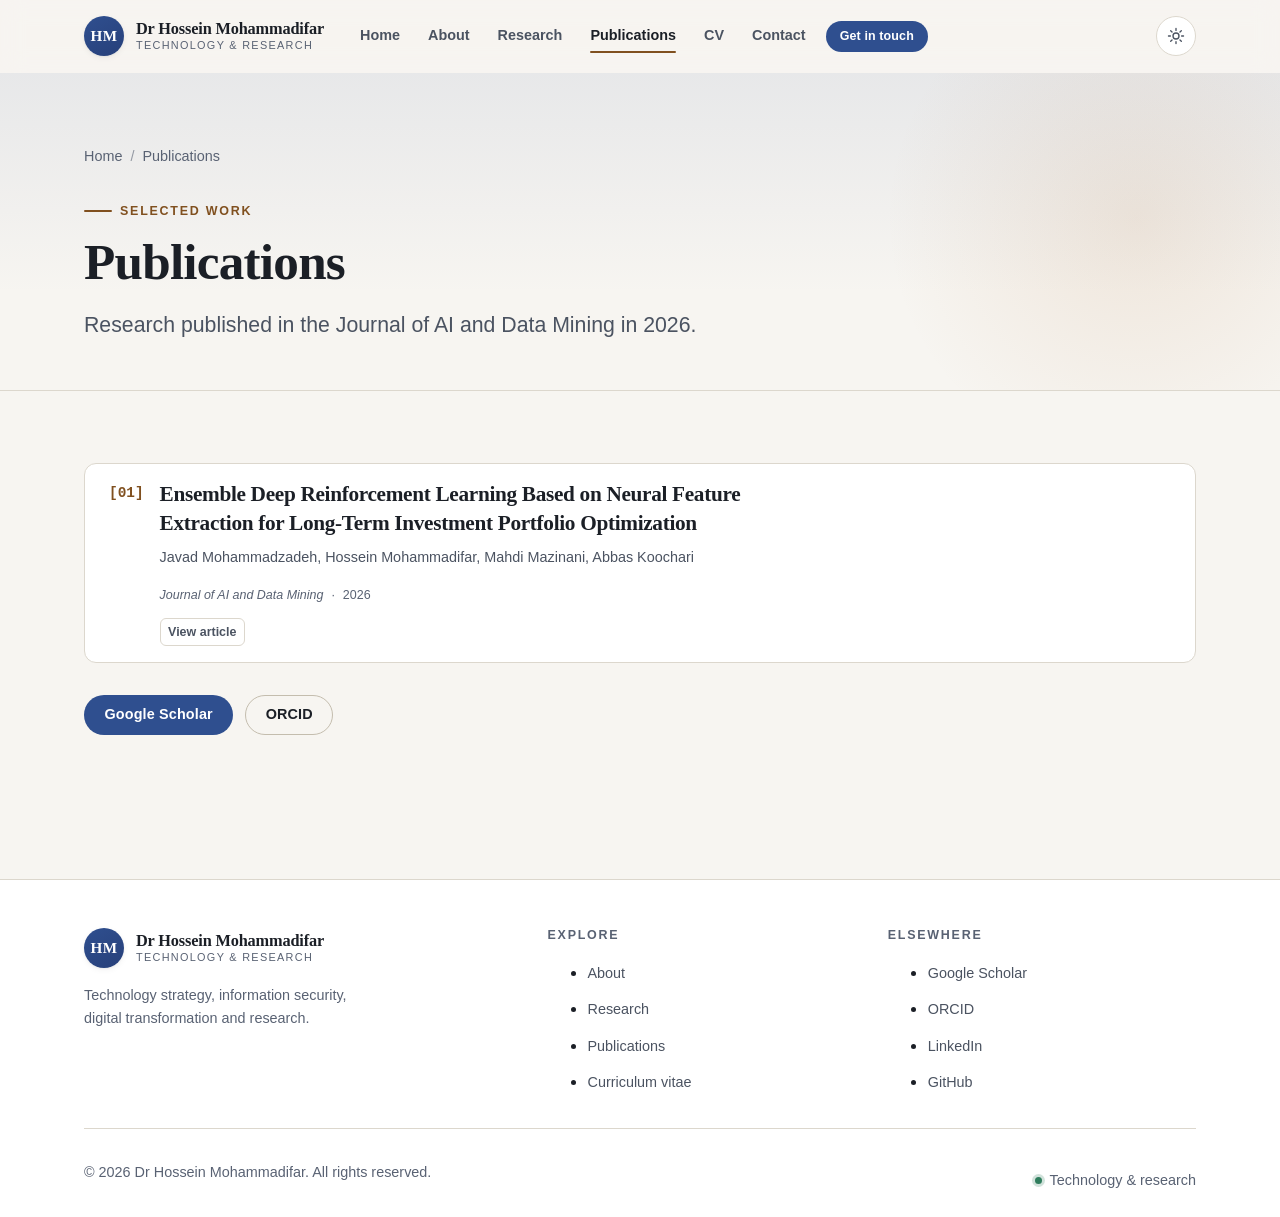
<file: publications.html>
<!doctype html>
<html lang="en-GB" class="no-js" data-page="publications">
  <head>
    <meta charset="utf-8" />
    <meta name="viewport" content="width=device-width, initial-scale=1" />
    <title>Publications — Dr Hossein Mohammadifar</title>
    <meta
      name="description"
      content="Selected publications by Hossein Mohammadifar in artificial intelligence and computer engineering."
    />
    <meta name="author" content="Dr Hossein Mohammadifar" />
    <meta name="theme-color" content="#f7f5f1" />
    <meta property="og:type" content="website" />
    <meta
      property="og:title"
      content="Publications — Dr Hossein Mohammadifar"
    />
    <meta
      property="og:description"
      content="Selected publications by Hossein Mohammadifar in artificial intelligence and computer engineering."
    />
    <meta property="og:site_name" content="Dr Hossein Mohammadifar" />
    <meta name="twitter:card" content="summary" />
    <link rel="canonical" href="https://hmohammadifar.github.io/hmohammadifar/publications.html" />
    <meta property="og:url" content="https://hmohammadifar.github.io/hmohammadifar/publications.html" />
    <script type="application/ld+json">
{
      "@context": "https://schema.org",
      "@type": "ScholarlyArticle",
      "headline": "Ensemble Deep Reinforcement Learning Based on Neural Feature Extraction for Long-Term Investment Portfolio Optimization",
      "url": "https://jad.shahroodut.ac.ir/article_3978.html",
      "datePublished": "2026-09-30",
      "isPartOf": {
            "@type": "Periodical",
            "name": "Journal of AI and Data Mining"
      },
      "author": [
            {
                  "@type": "Person",
                  "name": "Javad Mohammadzadeh"
            },
            {
                  "@type": "Person",
                  "name": "Hossein Mohammadifar",
                  "sameAs": "https://orcid.org/0009-0006-0450-6860"
            },
            {
                  "@type": "Person",
                  "name": "Mahdi Mazinani"
            },
            {
                  "@type": "Person",
                  "name": "Abbas Koochari"
            }
      ]
}
    </script>
    <link rel="icon" href="assets/img/favicon.svg" type="image/svg+xml" />
    <link rel="preload" href="assets/css/base.css" as="style" />
    <link rel="stylesheet" href="assets/css/base.css" />
    <link rel="stylesheet" href="assets/css/layout.css" />
    <link rel="stylesheet" href="assets/css/components.css" />
    <link rel="stylesheet" href="assets/css/print.css" media="print" />
    <script src="assets/js/animations.js" defer></script>
    <script src="assets/js/interactions.js" defer></script>
    <script src="assets/js/main.js" defer></script>
  </head>
  <body>
    <a class="skip-link" href="#main">Skip to main content</a>
    <div class="progress-bar" data-progress aria-hidden="true"></div>
    <div class="cursor-glow" data-cursor-glow aria-hidden="true"></div>
    <header class="site-header" data-header>
      <div class="container site-header__inner">
        <a class="brand" href="index.html">
          <span class="brand__mark" aria-hidden="true">HM</span>
          <span class="brand__text">
            <span class="brand__name">Dr&nbsp;Hossein Mohammadifar</span>
            <span class="brand__role">Technology &amp; research</span>
          </span>
        </a>

        <nav class="nav" id="primary-nav" data-nav aria-label="Primary">
          <ul class="nav__list">
            <li><a class="nav__link" href="index.html">Home</a></li>
            <li><a class="nav__link" href="about.html">About</a></li>
            <li><a class="nav__link" href="research.html">Research</a></li>
            <li>
              <a class="nav__link" href="publications.html" aria-current="page"
                >Publications</a
              >
            </li>
            <li><a class="nav__link" href="cv.html">CV</a></li>
            <li><a class="nav__link" href="contact.html">Contact</a></li>
          </ul>
          <div class="nav__cta">
            <a class="btn btn--sm" href="contact.html">Get in touch</a>
          </div>
        </nav>

        <div class="header-actions">
          <button
            class="icon-btn theme-toggle"
            type="button"
            data-theme-toggle
            aria-pressed="false"
            aria-label="Dark theme"
            title="Dark theme"
          >
            <svg
              class="icon-sun"
              viewBox="0 0 24 24"
              fill="none"
              stroke="currentColor"
              stroke-width="1.8"
              aria-hidden="true"
              focusable="false"
            >
              <circle cx="12" cy="12" r="4" />
              <path
                d="M12 2v2.5M12 19.5V22M2 12h2.5M19.5 12H22M4.9 4.9l1.8 1.8M17.3 17.3l1.8 1.8M19.1 4.9l-1.8 1.8M6.7 17.3l-1.8 1.8"
                stroke-linecap="round"
              />
            </svg>
            <svg
              class="icon-moon"
              viewBox="0 0 24 24"
              fill="none"
              stroke="currentColor"
              stroke-width="1.8"
              aria-hidden="true"
              focusable="false"
            >
              <path
                d="M20 14.5A8.5 8.5 0 0 1 9.5 4a8.5 8.5 0 1 0 10.5 10.5Z"
                stroke-linejoin="round"
              />
            </svg>
          </button>
          <button
            class="icon-btn nav-toggle"
            type="button"
            data-nav-toggle
            aria-expanded="false"
            aria-controls="primary-nav"
            aria-label="Menu"
          >
            <span class="nav-toggle__bars" aria-hidden="true"
              ><span></span><span></span><span></span
            ></span>
          </button>
        </div>
      </div>
    </header>
    <main id="main" tabindex="-1">
      <section class="page-hero">
        <div class="container">
          <div class="page-hero__inner">
            <nav class="breadcrumb" aria-label="Breadcrumb">
              <a href="index.html">Home</a><span aria-hidden="true">/</span
              ><span aria-current="page">Publications</span>
            </nav>
            <p class="eyebrow">Selected work</p>
            <h1>Publications</h1>
            <p class="lead">
              Research published in the Journal of AI and Data Mining in 2026.
            </p>
          </div>
        </div>
      </section>
      <section class="section">
        <div class="container">
          <ul class="pub-list" id="pub-list">
            <li class="pub reveal" data-pub-type="journal">
              <span class="pub__num" aria-hidden="true"></span>
              <div>
                <h2 class="pub__title">
                  Ensemble Deep Reinforcement Learning Based on Neural Feature
                  Extraction for Long-Term Investment Portfolio Optimization
                </h2>
                <p class="pub__authors">
                  Javad Mohammadzadeh, Hossein Mohammadifar, Mahdi Mazinani,
                  Abbas Koochari
                </p>
                <p class="pub__venue">
                  <cite>Journal of AI and Data Mining</cite> &middot; <time datetime="2026-09-30">2026</time>
                </p>
                <div class="pub__links">
                  <a href="https://jad.shahroodut.ac.ir/article_3978.html"
                    >View article</a
                  >
                </div>
              </div>
            </li>
          </ul>
          <div class="btn-row" style="margin-top: var(--sp-6)">
            <a
              class="btn"
              href="https://scholar.google.com/citations?user=Jom6zvgAAAAJ&amp;hl=en"
              >Google Scholar</a
            ><a
              class="btn btn--ghost"
              href="https://orcid.org/0009-0006-0450-6860"
              >ORCID</a
            >
          </div>
        </div>
      </section>
    </main>

    <footer class="site-footer">
      <div class="container">
        <div class="footer-grid">
          <div class="footer-brand">
            <a class="brand" href="index.html">
              <span class="brand__mark" aria-hidden="true">HM</span>
              <span class="brand__text">
                <span class="brand__name">Dr&nbsp;Hossein Mohammadifar</span>
                <span class="brand__role">Technology &amp; research</span>
              </span>
            </a>
            <p>
              Technology strategy, information security, digital transformation
              and research.
            </p>
          </div>

          <nav class="footer-col" aria-label="Footer navigation">
            <h2>Explore</h2>
            <ul>
              <li><a href="about.html">About</a></li>
              <li><a href="research.html">Research</a></li>
              <li><a href="publications.html">Publications</a></li>
              <li><a href="cv.html">Curriculum vitae</a></li>
            </ul>
          </nav>

          <nav class="footer-col" aria-label="External profiles">
            <h2>Elsewhere</h2>
            <ul>
              <li>
                <a
                  href="https://scholar.google.com/citations?user=Jom6zvgAAAAJ&amp;hl=en"
                  >Google Scholar</a
                >
              </li>
              <li><a href="https://orcid.org/0009-0006-0450-6860">ORCID</a></li>
              <li>
                <a href="https://www.linkedin.com/in/Hossein-Mohammadifar-ir27/"
                  >LinkedIn</a
                >
              </li>
              <li><a href="https://github.com/hmohammadifar">GitHub</a></li>
            </ul>
          </nav>
        </div>

        <div class="footer-bottom">
          <p>
            &copy; <span data-year>2026</span> Dr Hossein Mohammadifar. All
            rights reserved.
          </p>
          <p class="footer-bottom__note">
            <span class="footer-bottom__dot" aria-hidden="true"></span>
            Technology &amp; research
          </p>
        </div>
      </div>
    </footer>

    <button class="to-top" type="button" data-to-top aria-label="Back to top">
      <svg
        viewBox="0 0 24 24"
        fill="none"
        stroke="currentColor"
        stroke-width="1.9"
        aria-hidden="true"
        focusable="false"
      >
        <path
          d="M12 19V5M6 11l6-6 6 6"
          stroke-linecap="round"
          stroke-linejoin="round"
        />
      </svg>
    </button>
  </body>
</html>
</file>
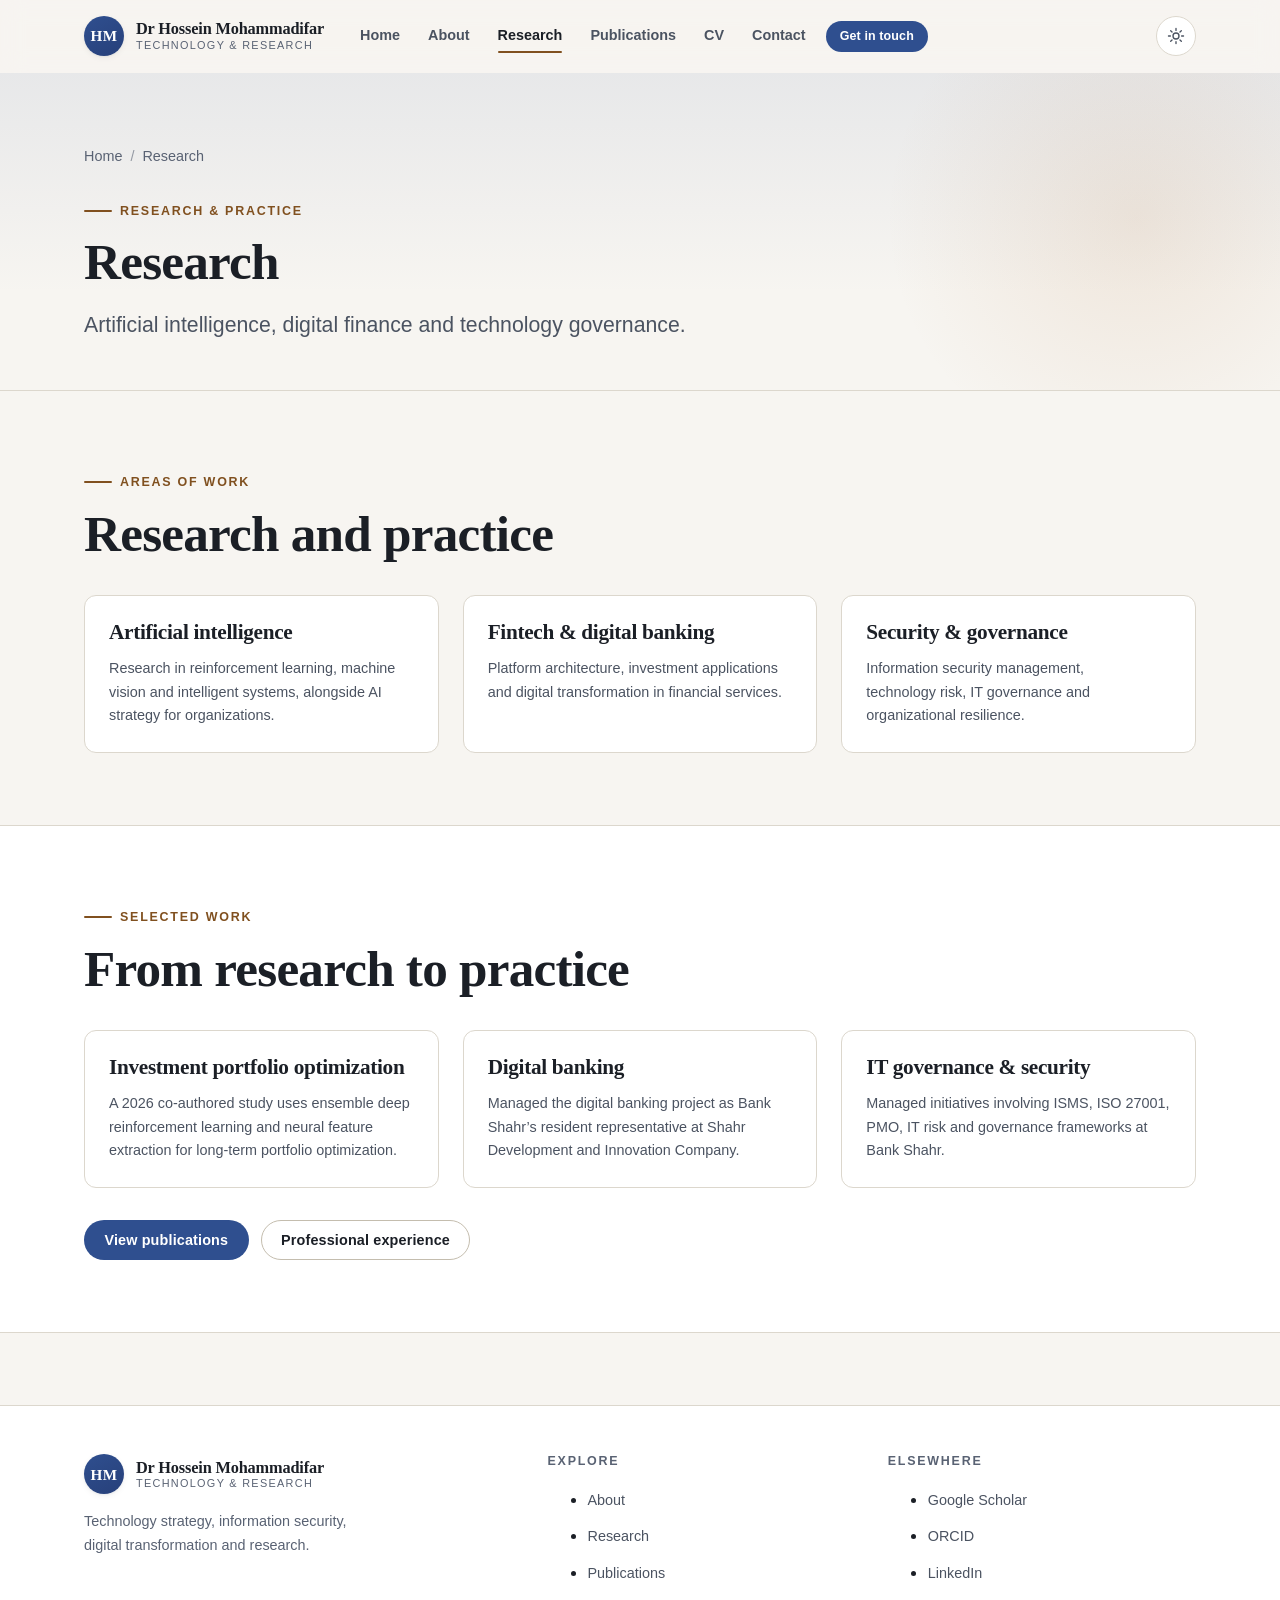
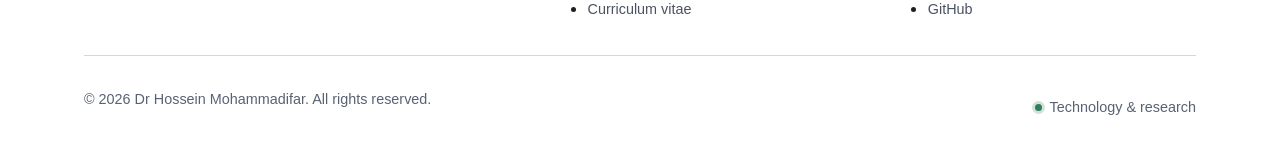
<file: research.html>
<!doctype html>
<html lang="en-GB" class="no-js" data-page="research">
  <head>
    <meta charset="utf-8" />
    <meta name="viewport" content="width=device-width, initial-scale=1" />
    <title>Research — Dr Hossein Mohammadifar</title>
    <meta
      name="description"
      content="Research and professional work in artificial intelligence, digital banking and IT governance."
    />
    <meta name="author" content="Dr Hossein Mohammadifar" />
    <meta name="theme-color" content="#f7f5f1" />
    <meta property="og:type" content="website" />
    <meta property="og:title" content="Research — Dr Hossein Mohammadifar" />
    <meta
      property="og:description"
      content="Research and professional work in artificial intelligence, digital banking and IT governance."
    />
    <meta property="og:site_name" content="Dr Hossein Mohammadifar" />
    <meta name="twitter:card" content="summary" />
    <link rel="canonical" href="https://hmohammadifar.github.io/hmohammadifar/research.html" />
    <meta property="og:url" content="https://hmohammadifar.github.io/hmohammadifar/research.html" />
    <link rel="icon" href="assets/img/favicon.svg" type="image/svg+xml" />
    <link rel="preload" href="assets/css/base.css" as="style" />
    <link rel="stylesheet" href="assets/css/base.css" />
    <link rel="stylesheet" href="assets/css/layout.css" />
    <link rel="stylesheet" href="assets/css/components.css" />
    <link rel="stylesheet" href="assets/css/print.css" media="print" />
    <script src="assets/js/animations.js" defer></script>
    <script src="assets/js/interactions.js" defer></script>
    <script src="assets/js/main.js" defer></script>
  </head>
  <body>
    <a class="skip-link" href="#main">Skip to main content</a>
    <div class="progress-bar" data-progress aria-hidden="true"></div>
    <div class="cursor-glow" data-cursor-glow aria-hidden="true"></div>
    <header class="site-header" data-header>
      <div class="container site-header__inner">
        <a class="brand" href="index.html">
          <span class="brand__mark" aria-hidden="true">HM</span>
          <span class="brand__text">
            <span class="brand__name">Dr&nbsp;Hossein Mohammadifar</span>
            <span class="brand__role">Technology &amp; research</span>
          </span>
        </a>

        <nav class="nav" id="primary-nav" data-nav aria-label="Primary">
          <ul class="nav__list">
            <li><a class="nav__link" href="index.html">Home</a></li>
            <li><a class="nav__link" href="about.html">About</a></li>
            <li>
              <a class="nav__link" href="research.html" aria-current="page"
                >Research</a
              >
            </li>
            <li>
              <a class="nav__link" href="publications.html">Publications</a>
            </li>
            <li><a class="nav__link" href="cv.html">CV</a></li>
            <li><a class="nav__link" href="contact.html">Contact</a></li>
          </ul>
          <div class="nav__cta">
            <a class="btn btn--sm" href="contact.html">Get in touch</a>
          </div>
        </nav>

        <div class="header-actions">
          <button
            class="icon-btn theme-toggle"
            type="button"
            data-theme-toggle
            aria-pressed="false"
            aria-label="Dark theme"
            title="Dark theme"
          >
            <svg
              class="icon-sun"
              viewBox="0 0 24 24"
              fill="none"
              stroke="currentColor"
              stroke-width="1.8"
              aria-hidden="true"
              focusable="false"
            >
              <circle cx="12" cy="12" r="4" />
              <path
                d="M12 2v2.5M12 19.5V22M2 12h2.5M19.5 12H22M4.9 4.9l1.8 1.8M17.3 17.3l1.8 1.8M19.1 4.9l-1.8 1.8M6.7 17.3l-1.8 1.8"
                stroke-linecap="round"
              />
            </svg>
            <svg
              class="icon-moon"
              viewBox="0 0 24 24"
              fill="none"
              stroke="currentColor"
              stroke-width="1.8"
              aria-hidden="true"
              focusable="false"
            >
              <path
                d="M20 14.5A8.5 8.5 0 0 1 9.5 4a8.5 8.5 0 1 0 10.5 10.5Z"
                stroke-linejoin="round"
              />
            </svg>
          </button>
          <button
            class="icon-btn nav-toggle"
            type="button"
            data-nav-toggle
            aria-expanded="false"
            aria-controls="primary-nav"
            aria-label="Menu"
          >
            <span class="nav-toggle__bars" aria-hidden="true"
              ><span></span><span></span><span></span
            ></span>
          </button>
        </div>
      </div>
    </header>
    <main id="main" tabindex="-1">
      <section class="page-hero">
        <div class="container">
          <div class="page-hero__inner">
            <nav class="breadcrumb" aria-label="Breadcrumb">
              <a href="index.html">Home</a><span aria-hidden="true">/</span
              ><span aria-current="page">Research</span>
            </nav>
            <p class="eyebrow">Research &amp; practice</p>
            <h1>Research</h1>
            <p class="lead">
              Artificial intelligence, digital finance and technology
              governance.
            </p>
          </div>
        </div>
      </section>
      <section class="section">
        <div class="container">
          <div class="section__head">
            <p class="eyebrow">Areas of work</p>
            <h2>Research and practice</h2>
          </div>
          <div class="grid grid--3">
            <article class="card reveal">
              <h3>Artificial intelligence</h3>
              <p>
                Research in reinforcement learning, machine vision and
                intelligent systems, alongside AI strategy for organizations.
              </p>
            </article>
            <article class="card reveal">
              <h3>Fintech &amp; digital banking</h3>
              <p>
                Platform architecture, investment applications and digital
                transformation in financial services.
              </p>
            </article>
            <article class="card reveal">
              <h3>Security &amp; governance</h3>
              <p>
                Information security management, technology risk, IT governance
                and organizational resilience.
              </p>
            </article>
          </div>
        </div>
      </section>
      <section class="section section--alt">
        <div class="container">
          <div class="section__head">
            <p class="eyebrow">Selected work</p>
            <h2>From research to practice</h2>
          </div>
          <div class="grid grid--3">
            <article class="card reveal">
              <h3>Investment portfolio optimization</h3>
              <p>
                A 2026 co-authored study uses ensemble deep reinforcement
                learning and neural feature extraction for long-term portfolio
                optimization.
              </p>
            </article>
            <article class="card reveal">
              <h3>Digital banking</h3>
              <p>
                Managed the digital banking project as Bank Shahr’s resident
                representative at Shahr Development and Innovation Company.
              </p>
            </article>
            <article class="card reveal">
              <h3>IT governance &amp; security</h3>
              <p>
                Managed initiatives involving ISMS, ISO 27001, PMO, IT risk and
                governance frameworks at Bank Shahr.
              </p>
            </article>
          </div>
          <div class="btn-row" style="margin-top: var(--sp-6)">
            <a class="btn" href="publications.html">View publications</a
            ><a class="btn btn--ghost" href="cv.html"
              >Professional experience</a
            >
          </div>
        </div>
      </section>
    </main>

    <footer class="site-footer">
      <div class="container">
        <div class="footer-grid">
          <div class="footer-brand">
            <a class="brand" href="index.html">
              <span class="brand__mark" aria-hidden="true">HM</span>
              <span class="brand__text">
                <span class="brand__name">Dr&nbsp;Hossein Mohammadifar</span>
                <span class="brand__role">Technology &amp; research</span>
              </span>
            </a>
            <p>
              Technology strategy, information security, digital transformation
              and research.
            </p>
          </div>

          <nav class="footer-col" aria-label="Footer navigation">
            <h2>Explore</h2>
            <ul>
              <li><a href="about.html">About</a></li>
              <li><a href="research.html">Research</a></li>
              <li><a href="publications.html">Publications</a></li>
              <li><a href="cv.html">Curriculum vitae</a></li>
            </ul>
          </nav>

          <nav class="footer-col" aria-label="External profiles">
            <h2>Elsewhere</h2>
            <ul>
              <li>
                <a
                  href="https://scholar.google.com/citations?user=Jom6zvgAAAAJ&amp;hl=en"
                  >Google Scholar</a
                >
              </li>
              <li><a href="https://orcid.org/0009-0006-0450-6860">ORCID</a></li>
              <li>
                <a href="https://www.linkedin.com/in/Hossein-Mohammadifar-ir27/"
                  >LinkedIn</a
                >
              </li>
              <li><a href="https://github.com/hmohammadifar">GitHub</a></li>
            </ul>
          </nav>
        </div>

        <div class="footer-bottom">
          <p>
            &copy; <span data-year>2026</span> Dr Hossein Mohammadifar. All
            rights reserved.
          </p>
          <p class="footer-bottom__note">
            <span class="footer-bottom__dot" aria-hidden="true"></span>
            Technology &amp; research
          </p>
        </div>
      </div>
    </footer>

    <button class="to-top" type="button" data-to-top aria-label="Back to top">
      <svg
        viewBox="0 0 24 24"
        fill="none"
        stroke="currentColor"
        stroke-width="1.9"
        aria-hidden="true"
        focusable="false"
      >
        <path
          d="M12 19V5M6 11l6-6 6 6"
          stroke-linecap="round"
          stroke-linejoin="round"
        />
      </svg>
    </button>
  </body>
</html>
</file>
<file: assets/css/base.css>
/* ==========================================================================
   base.css — design tokens, reset, typography, utilities
   Dr Hossein Mohammadifar — Portfolio (placeholder build)
   ========================================================================== */

/* --------------------------------------------------------------------------
   1. Design tokens
   -------------------------------------------------------------------------- */
:root {
  /* Brand */
  --brand-500: #2f4f8f;
  --brand-600: #27407a;
  --brand-400: #4a6cb0;
  --accent-500: #80501f;
  --accent-400: #d29356;

  /* Surfaces (light theme default) */
  --bg: #f7f5f1;
  --bg-alt: #ffffff;
  --surface: #ffffff;
  --surface-soft: #f0ede7;
  --border: #dcd7cd;
  --border-strong: #c4bdae;

  /* Text */
  --text: #1b1f26;
  --text-soft: #4b5361;
  --text-muted: #596273;
  --on-brand: #ffffff;

  /* Feedback */
  --ok: #2f7d5d;
  --warn: #a8762a;

  /* Accent wash */
  --wash: rgba(47, 79, 143, 0.08);
  --wash-accent: rgba(180, 118, 60, 0.12);

  /* Typography */
  --font-display: "Iowan Old Style", "Palatino Linotype", "Book Antiqua",
    Palatino, Georgia, "Times New Roman", serif;
  --font-body: -apple-system, BlinkMacSystemFont, "Segoe UI", Roboto,
    "Helvetica Neue", Arial, sans-serif;
  --font-mono: ui-monospace, SFMono-Regular, "SF Mono", Menlo, Consolas,
    "Liberation Mono", monospace;

  --step--2: clamp(0.72rem, 0.7rem + 0.1vw, 0.78rem);
  --step--1: clamp(0.83rem, 0.8rem + 0.15vw, 0.9rem);
  --step-0: clamp(1rem, 0.96rem + 0.2vw, 1.08rem);
  --step-1: clamp(1.15rem, 1.08rem + 0.35vw, 1.33rem);
  --step-2: clamp(1.35rem, 1.22rem + 0.65vw, 1.72rem);
  --step-3: clamp(1.6rem, 1.36rem + 1.2vw, 2.3rem);
  --step-4: clamp(2rem, 1.55rem + 2.2vw, 3.2rem);
  --step-5: clamp(2.4rem, 1.6rem + 4vw, 4.4rem);

  /* Space scale */
  --sp-1: 0.25rem;
  --sp-2: 0.5rem;
  --sp-3: 0.75rem;
  --sp-4: 1rem;
  --sp-5: 1.5rem;
  --sp-6: 2rem;
  --sp-7: 3rem;
  --sp-8: 4.5rem;
  --sp-9: 6.5rem;

  /* Radius & shadow */
  --r-sm: 6px;
  --r-md: 12px;
  --r-lg: 20px;
  --r-pill: 999px;
  --shadow-sm: 0 1px 2px rgba(20, 26, 36, 0.06),
    0 2px 6px rgba(20, 26, 36, 0.05);
  --shadow-md: 0 6px 18px rgba(20, 26, 36, 0.08),
    0 2px 6px rgba(20, 26, 36, 0.05);
  --shadow-lg: 0 18px 48px rgba(20, 26, 36, 0.14);

  /* Motion */
  --ease: cubic-bezier(0.22, 0.61, 0.36, 1);
  --dur-fast: 160ms;
  --dur: 320ms;
  --dur-slow: 620ms;

  /* Layout */
  --wrap: 1160px;
  --wrap-narrow: 760px;
  --header-h: 72px;

  color-scheme: light;
}

/* Dark theme overrides */
[data-theme="dark"] {
  --brand-500: #8fa9e0;
  --brand-600: #b3c6ea;
  --brand-400: #6f8fd0;
  --accent-500: #e0a86b;
  --accent-400: #f0c391;

  --bg: #101318;
  --bg-alt: #14181f;
  --surface: #171c24;
  --surface-soft: #1d232c;
  --border: #2a323d;
  --border-strong: #3b4553;

  --text: #eef1f6;
  --text-soft: #b9c1cd;
  --text-muted: #8d97a5;
  --on-brand: #0e1116;

  --ok: #6ec7a1;
  --warn: #e0b476;

  --wash: rgba(143, 169, 224, 0.1);
  --wash-accent: rgba(224, 168, 107, 0.14);

  --shadow-sm: 0 1px 2px rgba(0, 0, 0, 0.4);
  --shadow-md: 0 8px 22px rgba(0, 0, 0, 0.45);
  --shadow-lg: 0 22px 60px rgba(0, 0, 0, 0.55);

  color-scheme: dark;
}

/* --------------------------------------------------------------------------
   2. Reset
   -------------------------------------------------------------------------- */
*,
*::before,
*::after {
  box-sizing: border-box;
}

html {
  -webkit-text-size-adjust: 100%;
  scroll-behavior: smooth;
  scroll-padding-top: calc(var(--header-h) + 1rem);
}

body,
h1,
h2,
h3,
h4,
h5,
p,
figure,
blockquote,
dl,
dd,
ul,
ol {
  margin: 0;
}

ul[class],
ol[class] {
  list-style: none;
  padding: 0;
}

body {
  min-height: 100vh;
  background-color: var(--bg);
  color: var(--text);
  font-family: var(--font-body);
  font-size: var(--step-0);
  line-height: 1.65;
  -webkit-font-smoothing: antialiased;
  -moz-osx-font-smoothing: grayscale;
  text-rendering: optimizeLegibility;
  overflow-x: hidden;
}

img,
picture,
svg,
video {
  display: block;
  max-width: 100%;
  height: auto;
}

input,
button,
textarea,
select {
  font: inherit;
  color: inherit;
}

button {
  cursor: pointer;
  background: none;
  border: 0;
}

a {
  color: var(--brand-500);
  text-decoration-thickness: 1px;
  text-underline-offset: 0.18em;
  transition: color var(--dur-fast) var(--ease);
}

a:hover {
  color: var(--accent-500);
}

:focus-visible {
  outline: 2px solid var(--accent-500);
  outline-offset: 3px;
  border-radius: 3px;
}

::selection {
  background: var(--accent-400);
  color: #14181f;
}

/* --------------------------------------------------------------------------
   3. Typography
   -------------------------------------------------------------------------- */
h1,
h2,
h3,
h4 {
  font-family: var(--font-display);
  font-weight: 600;
  line-height: 1.15;
  letter-spacing: -0.015em;
  color: var(--text);
  text-wrap: balance;
}

h1 {
  font-size: var(--step-5);
}
h2 {
  font-size: var(--step-4);
}
h3 {
  font-size: var(--step-2);
}
h4 {
  font-size: var(--step-1);
}

p {
  text-wrap: pretty;
}

p + p {
  margin-top: var(--sp-4);
}

strong {
  font-weight: 650;
}

small {
  font-size: var(--step--1);
}

code,
kbd {
  font-family: var(--font-mono);
  font-size: 0.9em;
  background: var(--surface-soft);
  border: 1px solid var(--border);
  border-radius: var(--r-sm);
  padding: 0.1em 0.35em;
}

blockquote {
  border-left: 3px solid var(--accent-500);
  padding-left: var(--sp-5);
  font-family: var(--font-display);
  font-size: var(--step-1);
  font-style: italic;
  color: var(--text-soft);
}

hr {
  border: 0;
  border-top: 1px solid var(--border);
  margin: var(--sp-6) 0;
}

/* --------------------------------------------------------------------------
   4. Utilities
   -------------------------------------------------------------------------- */
.container {
  width: 100%;
  max-width: var(--wrap);
  margin-inline: auto;
  padding-inline: var(--sp-5);
}

.container--narrow {
  max-width: var(--wrap-narrow);
}

.section {
  padding-block: var(--sp-8);
  position: relative;
}

.section--tight {
  padding-block: var(--sp-7);
}

.section--alt {
  background: var(--bg-alt);
  border-block: 1px solid var(--border);
}

.section__head {
  max-width: 62ch;
  margin-bottom: var(--sp-6);
}

.section__head--center {
  margin-inline: auto;
  text-align: center;
}

.eyebrow {
  display: inline-flex;
  align-items: center;
  gap: var(--sp-2);
  font-family: var(--font-body);
  font-size: var(--step--2);
  font-weight: 700;
  letter-spacing: 0.14em;
  text-transform: uppercase;
  color: var(--accent-500);
  margin-bottom: var(--sp-3);
}

.eyebrow::before {
  content: "";
  width: 28px;
  height: 2px;
  background: currentColor;
  border-radius: 2px;
}

.eyebrow--center::after {
  content: "";
  width: 28px;
  height: 2px;
  background: currentColor;
  border-radius: 2px;
}

.lead {
  font-size: var(--step-1);
  color: var(--text-soft);
  line-height: 1.6;
}

.muted {
  color: var(--text-muted);
}

.visually-hidden {
  position: absolute !important;
  width: 1px;
  height: 1px;
  padding: 0;
  margin: -1px;
  overflow: hidden;
  clip: rect(0 0 0 0);
  clip-path: inset(50%);
  white-space: nowrap;
  border: 0;
}

.skip-link {
  position: absolute;
  top: 0;
  left: 50%;
  transform: translate(-50%, -120%);
  z-index: 200;
  background: var(--brand-600);
  color: var(--on-brand);
  padding: var(--sp-3) var(--sp-5);
  border-radius: 0 0 var(--r-md) var(--r-md);
  font-size: var(--step--1);
  font-weight: 600;
  text-decoration: none;
  transition: transform var(--dur) var(--ease);
}

.skip-link:focus {
  transform: translate(-50%, 0);
  color: var(--on-brand);
}

/* Simple grid helpers */
.grid {
  display: grid;
  gap: var(--sp-5);
}

.grid--2 {
  grid-template-columns: repeat(2, minmax(0, 1fr));
}

.grid--3 {
  grid-template-columns: repeat(3, minmax(0, 1fr));
}

@media (max-width: 62rem) {
  .grid--3 {
    grid-template-columns: repeat(2, minmax(0, 1fr));
  }
}

@media (max-width: 42rem) {
  .grid--2,
  .grid--3 {
    grid-template-columns: minmax(0, 1fr);
  }
  .section {
    padding-block: var(--sp-7);
  }
}

/* --------------------------------------------------------------------------
   5. Motion preferences
   -------------------------------------------------------------------------- */
@media (prefers-reduced-motion: reduce) {
  html {
    scroll-behavior: auto;
  }
  *,
  *::before,
  *::after {
    animation-duration: 0.001ms !important;
    animation-iteration-count: 1 !important;
    transition-duration: 0.001ms !important;
    scroll-behavior: auto !important;
  }
}

/* Keep the skip target visible beneath the sticky header. */
main { scroll-margin-top: var(--header-h); }
</file>
<file: assets/css/layout.css>
/* ==========================================================================
   layout.css — header, navigation, footer, page scaffolding
   ========================================================================== */

/* --------------------------------------------------------------------------
   Scroll progress bar
   -------------------------------------------------------------------------- */
.progress-bar {
  position: fixed;
  inset-block-start: 0;
  inset-inline-start: 0;
  height: 3px;
  width: 100%;
  transform: scaleX(0);
  transform-origin: 0 50%;
  background: linear-gradient(90deg, var(--brand-500), var(--accent-500));
  z-index: 120;
  pointer-events: none;
}

/* --------------------------------------------------------------------------
   Header
   -------------------------------------------------------------------------- */
.site-header {
  position: sticky;
  inset-block-start: 0;
  z-index: 100;
  background: color-mix(in srgb, var(--bg) 82%, transparent);
  border-bottom: 1px solid transparent;
  transition: background var(--dur) var(--ease),
    border-color var(--dur) var(--ease), box-shadow var(--dur) var(--ease),
    backdrop-filter var(--dur) var(--ease);
}

@supports (backdrop-filter: blur(8px)) {
  .site-header {
    backdrop-filter: blur(12px) saturate(140%);
  }
}

.site-header.is-stuck {
  border-bottom-color: var(--border);
  box-shadow: var(--shadow-sm);
}

.site-header__inner {
  min-height: var(--header-h);
  display: flex;
  align-items: center;
  gap: var(--sp-5);
  justify-content: space-between;
}

/* Brand / wordmark */
.brand {
  display: inline-flex;
  align-items: center;
  gap: var(--sp-3);
  text-decoration: none;
  color: var(--text);
  min-width: 0;
}

.brand:hover {
  color: var(--text);
}

.brand__mark {
  width: 40px;
  height: 40px;
  border-radius: 50%;
  display: grid;
  place-items: center;
  background: linear-gradient(150deg, var(--brand-500), var(--brand-600));
  color: #fff;
  font-family: var(--font-display);
  font-size: 0.95rem;
  font-weight: 600;
  letter-spacing: 0.02em;
  box-shadow: var(--shadow-sm);
  transition: transform var(--dur) var(--ease);
}

.brand:hover .brand__mark {
  transform: rotate(-6deg) scale(1.04);
}

[data-theme="dark"] .brand__mark {
  color: #0e1116;
}

.brand__text {
  display: flex;
  flex-direction: column;
  line-height: 1.15;
  min-width: 0;
}

.brand__name {
  font-family: var(--font-display);
  font-size: 1.02rem;
  font-weight: 600;
  letter-spacing: -0.01em;
  white-space: nowrap;
  overflow: hidden;
  text-overflow: ellipsis;
}

.brand__role {
  font-size: 0.68rem;
  letter-spacing: 0.12em;
  text-transform: uppercase;
  color: var(--text-muted);
}

/* Navigation */
.nav {
  display: flex;
  align-items: center;
  gap: var(--sp-2);
}

.nav__list {
  display: flex;
  align-items: center;
  gap: var(--sp-1);
  margin: 0;
  padding: 0;
  list-style: none;
}

.nav__link {
  display: inline-block;
  position: relative;
  padding: var(--sp-2) var(--sp-3);
  border-radius: var(--r-pill);
  font-size: var(--step--1);
  font-weight: 550;
  color: var(--text-soft);
  text-decoration: none;
  transition: color var(--dur-fast) var(--ease),
    background var(--dur-fast) var(--ease);
}

.nav__link::after {
  content: "";
  position: absolute;
  inset-block-end: 3px;
  inset-inline: var(--sp-3);
  height: 2px;
  background: var(--accent-500);
  border-radius: 2px;
  transform: scaleX(0);
  transform-origin: 50% 50%;
  transition: transform var(--dur) var(--ease);
}

.nav__link:hover {
  color: var(--text);
  background: var(--wash);
}

.nav__link:hover::after,
.nav__link[aria-current="page"]::after {
  transform: scaleX(1);
}

.nav__link[aria-current="page"] {
  color: var(--text);
  font-weight: 650;
}

/* Header actions */
.header-actions {
  display: flex;
  align-items: center;
  gap: var(--sp-2);
  flex-shrink: 0;
  margin-inline-start: auto;
}

@media (max-width: 36rem) {
  /* keep the burger reachable and the full name visible on phones */
  .brand__mark {
    width: 34px;
    height: 34px;
    font-size: 0.82rem;
  }

  .brand__name {
    font-size: 0.9rem;
    line-height: 1.12;
    white-space: normal;
    overflow: visible;
    text-overflow: clip;
  }

  .brand__role {
    display: none;
  }

  .site-header__inner {
    gap: var(--sp-3);
  }
}

.icon-btn {
  width: 40px;
  height: 40px;
  display: grid;
  place-items: center;
  border-radius: 50%;
  border: 1px solid var(--border);
  background: var(--surface);
  color: var(--text-soft);
  transition: color var(--dur-fast) var(--ease),
    border-color var(--dur-fast) var(--ease), transform var(--dur-fast) var(--ease),
    background var(--dur-fast) var(--ease);
}

.icon-btn:hover {
  color: var(--accent-500);
  border-color: var(--border-strong);
  transform: translateY(-1px);
}

.icon-btn svg {
  width: 18px;
  height: 18px;
}

.theme-toggle .icon-moon {
  display: none;
}

[data-theme="dark"] .theme-toggle .icon-sun {
  display: none;
}

[data-theme="dark"] .theme-toggle .icon-moon {
  display: block;
}

/* Burger (mobile) */
.nav-toggle {
  display: none;
}

.nav-toggle__bars {
  display: block;
  width: 18px;
  height: 12px;
  position: relative;
}

.nav-toggle__bars span {
  position: absolute;
  inset-inline: 0;
  height: 2px;
  border-radius: 2px;
  background: currentColor;
  transition: transform var(--dur) var(--ease), opacity var(--dur-fast) var(--ease);
}

.nav-toggle__bars span:nth-child(1) {
  top: 0;
}
.nav-toggle__bars span:nth-child(2) {
  top: 5px;
}
.nav-toggle__bars span:nth-child(3) {
  top: 10px;
}

.nav-toggle[aria-expanded="true"] .nav-toggle__bars span:nth-child(1) {
  transform: translateY(5px) rotate(45deg);
}
.nav-toggle[aria-expanded="true"] .nav-toggle__bars span:nth-child(2) {
  opacity: 0;
}
.nav-toggle[aria-expanded="true"] .nav-toggle__bars span:nth-child(3) {
  transform: translateY(-5px) rotate(-45deg);
}

@media (max-width: 60rem) {
  .nav-toggle {
    display: grid;
  }

  .nav {
    position: fixed;
    inset-block-start: var(--header-h);
    inset-inline: 0;
    display: block;
    padding: var(--sp-4) var(--sp-5) var(--sp-6);
    background: var(--bg-alt);
    border-bottom: 1px solid var(--border);
    box-shadow: var(--shadow-lg);
    transform: translateY(-8px);
    opacity: 0;
    visibility: hidden;
    transition: opacity var(--dur) var(--ease), transform var(--dur) var(--ease),
      visibility var(--dur) linear;
    max-height: calc(100dvh - var(--header-h));
    overflow-y: auto;
  }

  .nav.is-open {
    opacity: 1;
    visibility: visible;
    transform: translateY(0);
  }

  .nav__list {
    flex-direction: column;
    align-items: stretch;
    gap: 2px;
  }

  .nav__link {
    display: block;
    padding: var(--sp-3) var(--sp-4);
    border-radius: var(--r-md);
    font-size: var(--step-0);
  }

  .nav__link::after {
    display: none;
  }

  .nav__link[aria-current="page"] {
    background: var(--wash);
    color: var(--brand-500);
  }

  .nav__cta {
    margin-top: var(--sp-4);
  }
}

/* --------------------------------------------------------------------------
   Page hero
   -------------------------------------------------------------------------- */
.page-hero {
  position: relative;
  padding-block: var(--sp-8) var(--sp-7);
  overflow: hidden;
  border-bottom: 1px solid var(--border);
  background: linear-gradient(180deg, var(--wash), transparent 70%);
}

.page-hero::after {
  content: "";
  position: absolute;
  inset-block-start: -40%;
  inset-inline-end: -10%;
  width: 34rem;
  height: 34rem;
  border-radius: 50%;
  background: radial-gradient(
    circle,
    var(--wash-accent) 0%,
    transparent 65%
  );
  pointer-events: none;
}

.page-hero__inner {
  position: relative;
  z-index: 1;
  max-width: 68ch;
}

.page-hero h1 {
  font-size: var(--step-4);
}

.page-hero p {
  margin-top: var(--sp-4);
}

.breadcrumb {
  display: flex;
  flex-wrap: wrap;
  align-items: center;
  gap: var(--sp-2);
  font-size: var(--step--1);
  color: var(--text-muted);
  margin-bottom: var(--sp-4);
}

.breadcrumb a {
  color: var(--text-muted);
  text-decoration: none;
}

.breadcrumb a:hover {
  color: var(--accent-500);
}

.breadcrumb span[aria-hidden="true"] {
  opacity: 0.6;
}

/* --------------------------------------------------------------------------
   Footer
   -------------------------------------------------------------------------- */
.site-footer {
  margin-top: var(--sp-8);
  background: var(--bg-alt);
  border-top: 1px solid var(--border);
  padding-block: var(--sp-7) var(--sp-5);
}

.footer-grid {
  display: grid;
  grid-template-columns: 1.4fr 1fr 1fr;
  gap: var(--sp-6);
}

@media (max-width: 52rem) {
  .footer-grid {
    grid-template-columns: 1fr 1fr;
  }
  .footer-brand {
    grid-column: 1 / -1;
  }
}

@media (max-width: 34rem) {
  .footer-grid {
    grid-template-columns: 1fr;
  }
}

.footer-brand p {
  margin-top: var(--sp-4);
  font-size: var(--step--1);
  color: var(--text-muted);
  max-width: 34ch;
}

.footer-col h2 {
  font-family: var(--font-body);
  font-size: var(--step--2);
  letter-spacing: 0.14em;
  text-transform: uppercase;
  color: var(--text-muted);
  margin-bottom: var(--sp-4);
}

.footer-col ul {
  display: grid;
  gap: var(--sp-2);
}

.footer-col a {
  font-size: var(--step--1);
  color: var(--text-soft);
  text-decoration: none;
  transition: color var(--dur-fast) var(--ease),
    padding-inline-start var(--dur-fast) var(--ease);
}

.footer-col a:hover {
  color: var(--accent-500);
  padding-inline-start: 4px;
}

.footer-bottom {
  margin-top: var(--sp-6);
  padding-top: var(--sp-5);
  border-top: 1px solid var(--border);
  display: flex;
  flex-wrap: wrap;
  gap: var(--sp-3) var(--sp-5);
  align-items: center;
  justify-content: space-between;
  font-size: var(--step--1);
  color: var(--text-muted);
}

.footer-bottom__note {
  display: inline-flex;
  align-items: center;
  gap: var(--sp-2);
}

.footer-bottom__dot {
  width: 7px;
  height: 7px;
  border-radius: 50%;
  background: var(--ok);
  box-shadow: 0 0 0 3px color-mix(in srgb, var(--ok) 22%, transparent);
}

/* --------------------------------------------------------------------------
   Back to top
   -------------------------------------------------------------------------- */
.to-top {
  position: fixed;
  inset-block-end: var(--sp-5);
  inset-inline-end: var(--sp-5);
  width: 44px;
  height: 44px;
  display: grid;
  place-items: center;
  border-radius: 50%;
  background: var(--brand-500);
  color: var(--on-brand);
  border: 0;
  box-shadow: var(--shadow-md);
  opacity: 0;
  visibility: hidden;
  transform: translateY(10px);
  transition: opacity var(--dur) var(--ease), transform var(--dur) var(--ease),
    visibility var(--dur) linear, background var(--dur-fast) var(--ease);
  z-index: 90;
}

.to-top:hover {
  background: var(--brand-600);
}

.to-top.is-visible {
  opacity: 1;
  visibility: visible;
  transform: translateY(0);
}

.to-top svg {
  width: 18px;
  height: 18px;
}

/* Content remains visible even if scripting or animation fails. */
.reveal {
  opacity: 1;
  transform: none;
}

/* Without JavaScript, navigation stays available in the document flow. */
.no-js .theme-toggle,
.no-js .nav-toggle,
.no-js [data-copy] {
  display: none;
}

@media (max-width: 60rem) {
  .no-js .site-header__inner {
    flex-wrap: wrap;
  }

  .no-js .nav {
    position: static;
    flex-basis: 100%;
    order: 3;
    max-height: none;
    overflow: visible;
    opacity: 1;
    visibility: visible;
    transform: none;
    box-shadow: none;
    padding: var(--sp-2) 0;
  }
}
</file>
<file: assets/css/components.css>
/* ==========================================================================
   components.css — reusable UI pieces
   ========================================================================== */

/* --------------------------------------------------------------------------
   Buttons
   -------------------------------------------------------------------------- */
.btn {
  --btn-bg: var(--brand-500);
  --btn-fg: var(--on-brand);
  --btn-bd: transparent;
  display: inline-flex;
  align-items: center;
  justify-content: center;
  gap: var(--sp-2);
  padding: 0.72em 1.35em;
  border-radius: var(--r-pill);
  border: 1px solid var(--btn-bd);
  background: var(--btn-bg);
  color: var(--btn-fg);
  font-size: var(--step--1);
  font-weight: 600;
  letter-spacing: 0.01em;
  line-height: 1.2;
  text-decoration: none;
  white-space: nowrap;
  transition: transform var(--dur-fast) var(--ease),
    box-shadow var(--dur-fast) var(--ease), background var(--dur-fast) var(--ease),
    color var(--dur-fast) var(--ease), border-color var(--dur-fast) var(--ease);
}

.btn:hover {
  color: var(--btn-fg);
  transform: translateY(-2px);
  box-shadow: var(--shadow-md);
}

.btn:active {
  transform: translateY(0);
}

.btn svg {
  width: 16px;
  height: 16px;
  flex-shrink: 0;
  transition: transform var(--dur) var(--ease);
}

.btn:hover svg {
  transform: translateX(3px);
}

.btn--ghost {
  --btn-bg: transparent;
  --btn-fg: var(--text);
  --btn-bd: var(--border-strong);
}

.btn--ghost:hover {
  --btn-bd: var(--brand-500);
  --btn-fg: var(--brand-500);
  background: var(--wash);
}

.btn--accent {
  --btn-bg: var(--accent-500);
  --btn-fg: #fff;
}

[data-theme="dark"] .btn--accent {
  --btn-fg: #14181f;
}

.btn--sm {
  padding: 0.55em 1.05em;
  font-size: var(--step--2);
}

.btn--block {
  width: 100%;
}

.btn-row {
  display: flex;
  flex-wrap: wrap;
  gap: var(--sp-3);
  align-items: center;
}

/* Text link with animated arrow */
.link-arrow {
  display: inline-flex;
  align-items: center;
  gap: 0.4em;
  font-size: var(--step--1);
  font-weight: 600;
  text-decoration: none;
  color: var(--brand-500);
}

.link-arrow svg {
  width: 15px;
  height: 15px;
  transition: transform var(--dur) var(--ease);
}

.link-arrow:hover svg {
  transform: translateX(4px);
}

/* --------------------------------------------------------------------------
   Tags / chips
   -------------------------------------------------------------------------- */
.tag-row {
  display: flex;
  flex-wrap: wrap;
  gap: var(--sp-2);
}

.tag {
  display: inline-flex;
  align-items: center;
  gap: 0.4em;
  padding: 0.28em 0.72em;
  border-radius: var(--r-pill);
  border: 1px solid var(--border);
  background: var(--surface);
  color: var(--text-soft);
  font-size: var(--step--2);
  font-weight: 550;
  letter-spacing: 0.01em;
  white-space: nowrap;
  transition: border-color var(--dur-fast) var(--ease),
    color var(--dur-fast) var(--ease), background var(--dur-fast) var(--ease);
}

.tag:hover {
  border-color: var(--accent-400);
  color: var(--accent-500);
  background: var(--wash-accent);
}

.tag--solid {
  background: var(--brand-500);
  border-color: var(--brand-500);
  color: var(--on-brand);
}

.tag--solid:hover {
  background: var(--brand-600);
  border-color: var(--brand-600);
  color: var(--on-brand);
}

.tag--soft {
  background: var(--wash);
  border-color: transparent;
  color: var(--brand-500);
}

/* Placeholder badge */
.badge-placeholder {
  display: inline-flex;
  align-items: center;
  gap: 0.45em;
  padding: 0.22em 0.66em;
  border-radius: var(--r-sm);
  background: var(--wash-accent);
  border: 1px dashed var(--accent-400);
  color: var(--accent-500);
  font-family: var(--font-mono);
  font-size: 0.68rem;
  letter-spacing: 0.06em;
  text-transform: uppercase;
  font-weight: 600;
}

/* --------------------------------------------------------------------------
   Hero (home)
   -------------------------------------------------------------------------- */
.hero {
  position: relative;
  padding-block: var(--sp-9) var(--sp-8);
  overflow: hidden;
}

.hero__bg {
  position: absolute;
  inset: 0;
  z-index: 0;
  pointer-events: none;
  overflow: hidden;
}

.hero__grid-lines {
  position: absolute;
  inset: -20% -10%;
  background-image: linear-gradient(
      to right,
      color-mix(in srgb, var(--border) 65%, transparent) 1px,
      transparent 1px
    ),
    linear-gradient(
      to bottom,
      color-mix(in srgb, var(--border) 65%, transparent) 1px,
      transparent 1px
    );
  background-size: 72px 72px;
  mask-image: radial-gradient(circle at 50% 30%, #000 0%, transparent 72%);
  -webkit-mask-image: radial-gradient(circle at 50% 30%, #000 0%, transparent 72%);
  opacity: 0.55;
}

.hero__orb {
  position: absolute;
  border-radius: 50%;
  filter: blur(48px);
  opacity: 0.55;
  animation: float-orb 18s var(--ease) infinite alternate;
}

.hero__orb--1 {
  width: 32rem;
  height: 32rem;
  top: -10rem;
  right: -8rem;
  background: radial-gradient(circle, var(--wash-accent), transparent 70%);
}

.hero__orb--2 {
  width: 26rem;
  height: 26rem;
  bottom: -12rem;
  left: -8rem;
  background: radial-gradient(circle, var(--wash), transparent 70%);
  animation-delay: -6s;
}

@keyframes float-orb {
  from {
    transform: translate3d(0, 0, 0) scale(1);
  }
  to {
    transform: translate3d(-28px, 26px, 0) scale(1.08);
  }
}

.hero__inner {
  position: relative;
  z-index: 1;
  display: grid;
  grid-template-columns: minmax(0, 1.15fr) minmax(0, 0.85fr);
  grid-template-areas:
    "intro portrait"
    "body  portrait";
  column-gap: var(--sp-7);
  row-gap: var(--sp-5);
  align-content: center;
  align-items: start;
}

/* The profile hero has no portrait: use both columns for its text. */
.hero__inner--profile {
  grid-template-areas: "intro body";
  align-items: center;
}

.hero__inner--profile .hero__intro,
.hero__inner--profile .hero__body {
  align-self: center;
}

.hero__intro {
  grid-area: intro;
  align-self: end;
}

.hero__body {
  grid-area: body;
  align-self: start;
}

.hero__inner > .portrait {
  grid-area: portrait;
  align-self: center;
  margin-top: var(--sp-4);
}

@media (max-width: 62rem) {
  .hero__inner {
    grid-template-columns: minmax(0, 1fr);
    grid-template-areas:
      "intro"
      "portrait"
      "body";
    gap: var(--sp-5);
  }

  .hero__inner--profile {
    grid-template-areas: "intro" "body";
  }

  .hero__inner > .portrait {
    margin-top: 0;
    width: min(100%, 320px);
  }
}

.hero__title {
  font-size: var(--step-5);
  letter-spacing: -0.025em;
  line-height: 1.04;
  margin-bottom: var(--sp-4);
}

.hero__title-accent {
  display: block;
  color: var(--brand-500);
  font-style: italic;
}

.hero__title .char {
  display: inline-block;
  opacity: 0;
  transform: translateY(0.42em) rotate(2deg);
  animation: char-in 700ms var(--ease) forwards;
  animation-delay: calc(var(--i, 0) * 22ms);
}

@keyframes char-in {
  to {
    opacity: 1;
    transform: none;
  }
}

.hero__roles {
  display: flex;
  flex-wrap: wrap;
  gap: var(--sp-2);
  margin-block: var(--sp-5);
}

.hero__lede {
  font-size: var(--step-1);
  color: var(--text-soft);
  max-width: 46ch;
}

.hero__meta {
  display: flex;
  flex-wrap: wrap;
  gap: var(--sp-4) var(--sp-6);
  margin-top: var(--sp-6);
  padding-top: var(--sp-5);
  border-top: 1px solid var(--border);
  font-size: var(--step--1);
  color: var(--text-muted);
}

.hero__meta-item {
  display: flex;
  align-items: center;
  gap: var(--sp-2);
}

.hero__meta-item svg {
  width: 16px;
  height: 16px;
  color: var(--accent-500);
  flex-shrink: 0;
}

/* Portrait / figure card */
.portrait {
  position: relative;
  justify-self: center;
  width: min(100%, 380px);
}

.portrait__frame {
  position: relative;
  border-radius: var(--r-lg);
  overflow: hidden;
  background: var(--surface-soft);
  border: 1px solid var(--border);
  box-shadow: var(--shadow-lg);
  aspect-ratio: 4 / 5;
  display: grid;
  place-items: center;
}

.portrait__frame::after {
  content: "";
  position: absolute;
  inset: 0;
  background: linear-gradient(
    145deg,
    transparent 55%,
    color-mix(in srgb, var(--brand-500) 12%, transparent) 100%
  );
  pointer-events: none;
}

.portrait__monogram {
  font-family: var(--font-display);
  font-size: 5.5rem;
  font-weight: 600;
  letter-spacing: -0.03em;
  color: var(--brand-500);
  opacity: 0.85;
  line-height: 1;
}

.portrait__caption {
  margin-top: var(--sp-4);
  text-align: center;
  font-size: var(--step--2);
  color: var(--text-muted);
  letter-spacing: 0.02em;
}

.portrait__card {
  position: absolute;
  z-index: 2;
  /* pinned inside the frame's lower-left corner so nothing bleeds into the caption */
  inset-block-end: var(--sp-4);
  inset-inline-start: calc(-1 * var(--sp-4));
  background: var(--surface);
  border: 1px solid var(--border);
  border-radius: var(--r-md);
  padding: var(--sp-3) var(--sp-4);
  box-shadow: var(--shadow-md);
  display: flex;
  align-items: center;
  gap: var(--sp-3);
  font-size: var(--step--2);
  max-width: calc(100% + var(--sp-4));
}

.portrait__card strong {
  display: block;
  font-size: var(--step--1);
}

@media (max-width: 30rem) {
  .portrait__card {
    inset-block-end: var(--sp-3);
    inset-inline-start: var(--sp-3);
    max-width: calc(100% - var(--sp-5));
  }
}

/* Animated ring decoration */
.portrait__ring {
  position: absolute;
  inset: -22px;
  border-radius: calc(var(--r-lg) + 22px);
  border: 1px dashed color-mix(in srgb, var(--accent-400) 55%, transparent);
  animation: spin-slow 40s linear infinite;
  pointer-events: none;
}

@keyframes spin-slow {
  to {
    transform: rotate(360deg);
  }
}

/* --------------------------------------------------------------------------
   Stats strip
   -------------------------------------------------------------------------- */
.stats {
  display: grid;
  grid-template-columns: repeat(4, minmax(0, 1fr));
  gap: 1px;
  background: var(--border);
  border: 1px solid var(--border);
  border-radius: var(--r-md);
  overflow: hidden;
}

@media (max-width: 52rem) {
  .stats {
    grid-template-columns: repeat(2, minmax(0, 1fr));
  }
}

.stat {
  background: var(--surface);
  padding: var(--sp-5) var(--sp-4);
  text-align: center;
}

.stat__value {
  font-family: var(--font-display);
  font-size: var(--step-3);
  font-weight: 600;
  color: var(--brand-500);
  line-height: 1;
  display: block;
  font-variant-numeric: tabular-nums;
}

.stat__label {
  display: block;
  margin-top: var(--sp-2);
  font-size: var(--step--2);
  letter-spacing: 0.1em;
  text-transform: uppercase;
  color: var(--text-muted);
}

/* --------------------------------------------------------------------------
   Cards
   -------------------------------------------------------------------------- */
.card {
  position: relative;
  display: flex;
  flex-direction: column;
  gap: var(--sp-3);
  padding: var(--sp-5);
  background: var(--surface);
  border: 1px solid var(--border);
  border-radius: var(--r-md);
  transition: transform var(--dur) var(--ease),
    box-shadow var(--dur) var(--ease), border-color var(--dur) var(--ease);
}

.card:hover {
  transform: translateY(-4px);
  box-shadow: var(--shadow-md);
  border-color: var(--border-strong);
}

.card h3 {
  font-size: var(--step-1);
}

.card p {
  color: var(--text-soft);
  font-size: var(--step--1);
}

.card__icon {
  width: 44px;
  height: 44px;
  border-radius: var(--r-sm);
  display: grid;
  place-items: center;
  background: var(--wash);
  color: var(--brand-500);
  margin-bottom: var(--sp-1);
}

.card__icon svg {
  width: 22px;
  height: 22px;
}

.card__footer {
  margin-top: auto;
  padding-top: var(--sp-3);
}

/* Spotlight card variant (mouse-follow glow, set via JS custom props) */
.card--spotlight {
  overflow: hidden;
}

.card--spotlight::before {
  content: "";
  position: absolute;
  width: 240px;
  height: 240px;
  border-radius: 50%;
  left: var(--mx, 50%);
  top: var(--my, 50%);
  transform: translate(-50%, -50%);
  background: radial-gradient(circle, var(--wash-accent), transparent 65%);
  opacity: 0;
  transition: opacity var(--dur) var(--ease);
  pointer-events: none;
}

.card--spotlight:hover::before {
  opacity: 1;
}

/* Project card */
.project {
  display: grid;
  grid-template-columns: minmax(0, 1fr) minmax(0, 1.25fr);
  gap: var(--sp-5);
  align-items: stretch;
  padding: var(--sp-4);
  background: var(--surface);
  border: 1px solid var(--border);
  border-radius: var(--r-md);
  transition: border-color var(--dur) var(--ease),
    box-shadow var(--dur) var(--ease);
}

.project:hover {
  border-color: var(--border-strong);
  box-shadow: var(--shadow-md);
}

@media (max-width: 52rem) {
  .project {
    grid-template-columns: minmax(0, 1fr);
  }
}

.project__thumb {
  position: relative;
  border-radius: var(--r-sm);
  background: linear-gradient(140deg, var(--wash), var(--surface-soft));
  border: 1px solid var(--border);
  min-height: 190px;
  display: grid;
  place-items: center;
  overflow: hidden;
}

.project__thumb svg {
  width: 100%;
  height: 100%;
  max-height: 200px;
}

.project__body {
  display: flex;
  flex-direction: column;
  gap: var(--sp-3);
  padding: var(--sp-3) var(--sp-3) var(--sp-4) 0;
}

@media (max-width: 52rem) {
  .project__body {
    padding: var(--sp-2) var(--sp-3) var(--sp-4);
  }
}

.project__body h3 {
  font-size: var(--step-2);
}

.project__body p {
  color: var(--text-soft);
  font-size: var(--step--1);
}

.project__foot {
  margin-top: auto;
  display: flex;
  flex-wrap: wrap;
  gap: var(--sp-3);
  align-items: center;
  justify-content: space-between;
  padding-top: var(--sp-3);
}

/* --------------------------------------------------------------------------
   Timeline (CV)
   -------------------------------------------------------------------------- */
.timeline {
  position: relative;
  display: grid;
  gap: var(--sp-6);
  padding-inline-start: var(--sp-6);
  margin: 0;
  list-style: none;
}

.timeline::before {
  content: "";
  position: absolute;
  inset-block: 0.5rem;
  inset-inline-start: 6px;
  width: 2px;
  background: linear-gradient(
    to bottom,
    var(--accent-400),
    var(--border) 65%,
    transparent
  );
  border-radius: 2px;
}

.timeline__item {
  position: relative;
}

.timeline__item::before {
  content: "";
  position: absolute;
  inset-inline-start: calc(-1 * var(--sp-6) + 1px);
  inset-block-start: 0.55rem;
  width: 12px;
  height: 12px;
  border-radius: 50%;
  background: var(--surface);
  border: 2px solid var(--accent-500);
  box-shadow: 0 0 0 4px var(--bg);
  transition: background var(--dur) var(--ease);
}

.timeline__item:hover::before {
  background: var(--accent-500);
}

.timeline__period {
  display: inline-block;
  font-family: var(--font-mono);
  font-size: var(--step--2);
  letter-spacing: 0.04em;
  color: var(--accent-500);
  background: var(--wash-accent);
  border-radius: var(--r-pill);
  padding: 0.15em 0.7em;
  margin-bottom: var(--sp-2);
}

.timeline__title {
  font-size: var(--step-1);
  line-height: 1.3;
  margin-bottom: 0.25em;
}

.timeline__org {
  font-size: var(--step--1);
  color: var(--text-muted);
  margin-bottom: var(--sp-3);
}

.timeline__desc {
  font-size: var(--step--1);
  color: var(--text-soft);
  max-width: 62ch;
}

/* --------------------------------------------------------------------------
   Publications list
   -------------------------------------------------------------------------- */
.pub-list {
  display: grid;
  gap: var(--sp-4);
  counter-reset: pub;
  margin: 0;
  padding: 0;
  list-style: none;
}

.pub {
  position: relative;
  display: grid;
  grid-template-columns: auto minmax(0, 1fr);
  gap: var(--sp-4);
  padding: var(--sp-4) var(--sp-5);
  background: var(--surface);
  border: 1px solid var(--border);
  border-radius: var(--r-md);
  transition: border-color var(--dur) var(--ease),
    transform var(--dur) var(--ease), box-shadow var(--dur) var(--ease);
}

.pub:hover {
  border-color: var(--border-strong);
  transform: translateX(3px);
  box-shadow: var(--shadow-sm);
}

.pub__num {
  counter-increment: pub;
  font-family: var(--font-mono);
  font-size: var(--step--1);
  font-weight: 600;
  color: var(--accent-500);
  padding-top: 0.15em;
  min-width: 2ch;
}

.pub__num::before {
  content: "[" counter(pub, decimal-leading-zero) "]";
}

.pub__title {
  font-family: var(--font-display);
  font-size: var(--step-1);
  font-weight: 600;
  line-height: 1.35;
  margin-bottom: var(--sp-2);
}

.pub__authors {
  font-size: var(--step--1);
  color: var(--text-soft);
  margin-bottom: var(--sp-1);
}

.pub__authors em {
  font-style: normal;
  font-weight: 650;
  color: var(--text);
}

.pub__venue {
  font-size: var(--step--2);
  color: var(--text-muted);
  display: flex;
  flex-wrap: wrap;
  gap: var(--sp-2);
  align-items: center;
}

.pub__venue .tag {
  padding: 0.1em 0.55em;
}

.pub__links {
  margin-top: var(--sp-3);
  display: flex;
  flex-wrap: wrap;
  gap: var(--sp-2);
}

.pub__links a {
  font-size: var(--step--2);
  font-weight: 600;
  text-decoration: none;
  padding: 0.2em 0.6em;
  border-radius: var(--r-sm);
  border: 1px solid var(--border);
  color: var(--text-soft);
  transition: all var(--dur-fast) var(--ease);
}

.pub__links a:hover {
  color: var(--accent-500);
  border-color: var(--accent-400);
  background: var(--wash-accent);
}

/* --------------------------------------------------------------------------
   Filter chips (publications)
   -------------------------------------------------------------------------- */
.filter-bar {
  display: flex;
  flex-wrap: wrap;
  gap: var(--sp-2);
  align-items: center;
  padding: var(--sp-3);
  background: var(--surface);
  border: 1px solid var(--border);
  border-radius: var(--r-pill);
  margin-bottom: var(--sp-5);
}

.filter-bar__label {
  font-size: var(--step--2);
  text-transform: uppercase;
  letter-spacing: 0.12em;
  color: var(--text-muted);
  padding-inline: var(--sp-2);
}

.chip {
  padding: 0.35em 0.9em;
  border-radius: var(--r-pill);
  border: 1px solid transparent;
  font-size: var(--step--2);
  font-weight: 600;
  color: var(--text-soft);
  transition: all var(--dur-fast) var(--ease);
}

.chip:hover {
  background: var(--wash);
  color: var(--text);
}

.chip[aria-pressed="true"] {
  background: var(--brand-500);
  border-color: var(--brand-500);
  color: var(--on-brand);
}

.pub.is-hidden {
  display: none;
}

.filter-empty {
  display: none;
  padding: var(--sp-6);
  text-align: center;
  color: var(--text-muted);
  border: 1px dashed var(--border);
  border-radius: var(--r-md);
  font-size: var(--step--1);
}

.filter-empty.is-visible {
  display: block;
}

/* --------------------------------------------------------------------------
   Accordion
   -------------------------------------------------------------------------- */
.accordion {
  border: 1px solid var(--border);
  border-radius: var(--r-md);
  background: var(--surface);
  overflow: hidden;
}

.accordion + .accordion {
  margin-top: var(--sp-3);
}

.accordion__trigger {
  width: 100%;
  display: flex;
  align-items: center;
  justify-content: space-between;
  gap: var(--sp-4);
  padding: var(--sp-4) var(--sp-5);
  text-align: left;
  font-family: var(--font-display);
  font-size: var(--step-1);
  font-weight: 600;
  color: var(--text);
  transition: background var(--dur-fast) var(--ease);
}

.accordion__trigger:hover {
  background: var(--surface-soft);
}

.accordion__icon {
  flex-shrink: 0;
  width: 28px;
  height: 28px;
  border-radius: 50%;
  display: grid;
  place-items: center;
  border: 1px solid var(--border);
  color: var(--accent-500);
  font-size: 1rem;
  transition: transform var(--dur) var(--ease),
    background var(--dur) var(--ease);
}

.accordion__trigger[aria-expanded="true"] .accordion__icon {
  transform: rotate(45deg);
  background: var(--wash-accent);
}

.accordion__panel {
  display: grid;
  grid-template-rows: 0fr;
  transition: grid-template-rows var(--dur) var(--ease);
}

.accordion__panel[data-open="true"] {
  grid-template-rows: 1fr;
}

.accordion__panel > div {
  overflow: hidden;
}

.accordion__content {
  padding: 0 var(--sp-5) var(--sp-5);
  color: var(--text-soft);
  font-size: var(--step--1);
}

.accordion__content ul {
  padding-left: 1.1em;
  list-style: disc;
  display: grid;
  gap: var(--sp-2);
}

/* --------------------------------------------------------------------------
   Forms
   -------------------------------------------------------------------------- */
.form {
  display: grid;
  gap: var(--sp-4);
}

.form__row {
  display: grid;
  grid-template-columns: repeat(2, minmax(0, 1fr));
  gap: var(--sp-4);
}

@media (max-width: 40rem) {
  .form__row {
    grid-template-columns: minmax(0, 1fr);
  }
}

.field {
  display: grid;
  gap: var(--sp-2);
}

.field label {
  font-size: var(--step--1);
  font-weight: 600;
  color: var(--text);
}

.field label .req {
  color: var(--accent-500);
  margin-left: 2px;
}

.field input,
.field textarea,
.field select {
  width: 100%;
  padding: 0.72em 0.9em;
  border-radius: var(--r-sm);
  border: 1px solid var(--border);
  background: var(--surface);
  color: var(--text);
  font-size: var(--step--1);
  transition: border-color var(--dur-fast) var(--ease),
    box-shadow var(--dur-fast) var(--ease), background var(--dur-fast) var(--ease);
}

.field textarea {
  resize: vertical;
  min-height: 140px;
  line-height: 1.6;
}

.field input::placeholder,
.field textarea::placeholder {
  color: var(--text-muted);
  opacity: 0.85;
}

.field input:hover,
.field textarea:hover,
.field select:hover {
  border-color: var(--border-strong);
}

.field input:focus,
.field textarea:focus,
.field select:focus {
  outline: none;
  border-color: var(--brand-500);
  box-shadow: 0 0 0 3px var(--wash);
}

.field__hint {
  font-size: var(--step--2);
  color: var(--text-muted);
}

.field__error {
  font-size: var(--step--2);
  color: #b23c3c;
  min-height: 1em;
}

[data-theme="dark"] .field__error {
  color: #f08c8c;
}

.field.has-error input,
.field.has-error textarea {
  border-color: #b23c3c;
}

.form__note {
  font-size: var(--step--2);
  color: var(--text-muted);
}

.form__status {
  display: none;
  align-items: flex-start;
  gap: var(--sp-3);
  padding: var(--sp-4);
  border-radius: var(--r-sm);
  background: color-mix(in srgb, var(--ok) 12%, transparent);
  border: 1px solid color-mix(in srgb, var(--ok) 40%, transparent);
  font-size: var(--step--1);
  color: var(--text);
}

.form__status.is-visible {
  display: flex;
  animation: pop-in var(--dur) var(--ease);
}

.form__status svg {
  width: 20px;
  height: 20px;
  color: var(--ok);
  flex-shrink: 0;
}

@keyframes pop-in {
  from {
    opacity: 0;
    transform: translateY(8px);
  }
  to {
    opacity: 1;
    transform: none;
  }
}

/* --------------------------------------------------------------------------
   Contact info list
   -------------------------------------------------------------------------- */
.info-list {
  display: grid;
  gap: var(--sp-4);
  margin: 0;
  padding: 0;
  list-style: none;
}

.info-item {
  display: grid;
  grid-template-columns: auto minmax(0, 1fr);
  gap: var(--sp-4);
  align-items: start;
  padding-bottom: var(--sp-4);
  border-bottom: 1px solid var(--border);
}

.info-item:last-child {
  border-bottom: 0;
  padding-bottom: 0;
}

.info-item__icon {
  width: 38px;
  height: 38px;
  border-radius: var(--r-sm);
  display: grid;
  place-items: center;
  background: var(--wash);
  color: var(--brand-500);
}

.info-item__icon svg {
  width: 18px;
  height: 18px;
}

.info-item dt {
  font-size: var(--step--2);
  letter-spacing: 0.12em;
  text-transform: uppercase;
  color: var(--text-muted);
  margin-bottom: 0.2em;
}

.info-item dd {
  margin: 0;
  font-size: var(--step-0);
  color: var(--text);
  overflow-wrap: anywhere;
}

/* --------------------------------------------------------------------------
   Two-column layout block
   -------------------------------------------------------------------------- */
.split {
  display: grid;
  grid-template-columns: minmax(0, 1fr) minmax(0, 1fr);
  gap: var(--sp-7);
  align-items: start;
}

.split--wide-left {
  grid-template-columns: minmax(0, 1.35fr) minmax(0, 1fr);
}

@media (max-width: 58rem) {
  .split,
  .split--wide-left {
    grid-template-columns: minmax(0, 1fr);
    gap: var(--sp-6);
  }
}

.sticky-aside {
  position: sticky;
  inset-block-start: calc(var(--header-h) + var(--sp-5));
}

@media (max-width: 58rem) {
  .sticky-aside {
    position: static;
  }
}

/* --------------------------------------------------------------------------
   Pull quote / callout
   -------------------------------------------------------------------------- */
.callout {
  position: relative;
  padding: var(--sp-6) var(--sp-6) var(--sp-6) var(--sp-7);
  border-radius: var(--r-md);
  background: var(--surface);
  border: 1px solid var(--border);
  border-left: 4px solid var(--accent-500);
}

.callout__mark {
  position: absolute;
  inset-inline-start: var(--sp-4);
  inset-block-start: var(--sp-3);
  font-family: var(--font-display);
  font-size: 3rem;
  line-height: 1;
  color: var(--accent-400);
  opacity: 0.5;
}

.callout p {
  font-family: var(--font-display);
  font-size: var(--step-1);
  font-style: italic;
  color: var(--text-soft);
}

.callout cite {
  display: block;
  margin-top: var(--sp-3);
  font-family: var(--font-body);
  font-style: normal;
  font-size: var(--step--2);
  letter-spacing: 0.08em;
  text-transform: uppercase;
  color: var(--text-muted);
}

/* --------------------------------------------------------------------------
   CTA band
   -------------------------------------------------------------------------- */
.cta-band {
  position: relative;
  overflow: hidden;
  border-radius: var(--r-lg);
  padding: var(--sp-7) var(--sp-6);
  background: linear-gradient(135deg, var(--brand-600), var(--brand-500) 55%, #3d5f9c);
  color: #fff;
  text-align: center;
}

[data-theme="dark"] .cta-band {
  background: linear-gradient(135deg, #1c2740, #24334f 60%, #2d3f60);
}

.cta-band::before {
  content: "";
  position: absolute;
  inset: -50% -20%;
  background-image: radial-gradient(
      circle at 20% 20%,
      rgba(255, 255, 255, 0.16),
      transparent 45%
    ),
    radial-gradient(circle at 80% 70%, rgba(255, 255, 255, 0.12), transparent 45%);
  pointer-events: none;
}

.cta-band > * {
  position: relative;
  z-index: 1;
}

.cta-band h2 {
  color: #fff;
  font-size: var(--step-3);
}

.cta-band p {
  color: rgba(255, 255, 255, 0.82);
  max-width: 52ch;
  margin: var(--sp-3) auto var(--sp-5);
  font-size: var(--step-0);
}

.cta-band .btn--ghost {
  --btn-bd: rgba(255, 255, 255, 0.5);
  --btn-fg: #fff;
}

.cta-band .btn--ghost:hover {
  --btn-bd: #fff;
  --btn-fg: #fff;
  background: rgba(255, 255, 255, 0.12);
}

.cta-band .btn--accent {
  --btn-bg: #fff;
  --btn-fg: var(--brand-600);
}

/* --------------------------------------------------------------------------
   Scroll marquee (research keywords)
   -------------------------------------------------------------------------- */
.marquee {
  overflow: hidden;
  border-block: 1px solid var(--border);
  background: var(--bg-alt);
  padding-block: var(--sp-4);
  mask-image: linear-gradient(90deg, transparent, #000 8%, #000 92%, transparent);
  -webkit-mask-image: linear-gradient(
    90deg,
    transparent,
    #000 8%,
    #000 92%,
    transparent
  );
}

.marquee__track {
  display: flex;
  gap: var(--sp-6);
  width: max-content;
  animation: marquee-run 38s linear infinite;
}

.marquee:hover .marquee__track {
  animation-play-state: paused;
}

.marquee__item {
  display: inline-flex;
  align-items: center;
  gap: var(--sp-3);
  font-family: var(--font-display);
  font-size: var(--step-1);
  color: var(--text-soft);
  white-space: nowrap;
}

.marquee__item::after {
  content: "◆";
  font-size: 0.6em;
  color: var(--accent-400);
}

@keyframes marquee-run {
  to {
    transform: translateX(-50%);
  }
}

/* --------------------------------------------------------------------------
   Skill bars
   -------------------------------------------------------------------------- */
.skill {
  display: grid;
  gap: var(--sp-2);
}

.skill + .skill {
  margin-top: var(--sp-4);
}

.skill__head {
  display: flex;
  justify-content: space-between;
  align-items: baseline;
  gap: var(--sp-3);
  font-size: var(--step--1);
}

.skill__head span:last-child {
  font-family: var(--font-mono);
  font-size: var(--step--2);
  color: var(--text-muted);
}

.skill__track {
  height: 6px;
  border-radius: var(--r-pill);
  background: var(--surface-soft);
  border: 1px solid var(--border);
  overflow: hidden;
}

.skill__fill {
  height: 100%;
  width: 0;
  border-radius: inherit;
  background: linear-gradient(90deg, var(--brand-500), var(--accent-500));
  transition: width 1.1s var(--ease);
}

.skill.is-in .skill__fill {
  width: var(--level, 60%);
}

/* --------------------------------------------------------------------------
   Simple table
   -------------------------------------------------------------------------- */
.table-wrap {
  overflow-x: auto;
  border: 1px solid var(--border);
  border-radius: var(--r-md);
  background: var(--surface);
}

table.simple {
  width: 100%;
  border-collapse: collapse;
  font-size: var(--step--1);
  min-width: 34rem;
}

table.simple caption {
  text-align: left;
  padding: var(--sp-4) var(--sp-5) 0;
  color: var(--text-muted);
  font-size: var(--step--2);
}

table.simple th,
table.simple td {
  text-align: left;
  padding: var(--sp-3) var(--sp-5);
  border-bottom: 1px solid var(--border);
  vertical-align: top;
}

table.simple thead th {
  background: var(--surface-soft);
  font-family: var(--font-body);
  font-size: var(--step--2);
  letter-spacing: 0.1em;
  text-transform: uppercase;
  color: var(--text-muted);
  font-weight: 700;
}

table.simple tbody tr:last-child td {
  border-bottom: 0;
}

table.simple tbody tr {
  transition: background var(--dur-fast) var(--ease);
}

table.simple tbody tr:hover {
  background: var(--wash);
}

/* --------------------------------------------------------------------------
   Empty / placeholder note block
   -------------------------------------------------------------------------- */
.placeholder-note {
  display: flex;
  gap: var(--sp-3);
  align-items: flex-start;
  padding: var(--sp-4) var(--sp-5);
  border: 1px dashed var(--border-strong);
  border-radius: var(--r-md);
  background: var(--surface-soft);
  font-size: var(--step--1);
  color: var(--text-soft);
}

.placeholder-note svg {
  width: 18px;
  height: 18px;
  flex-shrink: 0;
  color: var(--accent-500);
  margin-top: 2px;
}

.placeholder-note strong {
  color: var(--text);
}

/* --------------------------------------------------------------------------
   Cursor glow (decorative, desktop only)
   -------------------------------------------------------------------------- */
.cursor-glow {
  position: fixed;
  inset-block-start: 0;
  inset-inline-start: 0;
  width: 380px;
  height: 380px;
  border-radius: 50%;
  pointer-events: none;
  z-index: 1;
  transform: translate(-50%, -50%);
  background: radial-gradient(circle, var(--wash) 0%, transparent 62%);
  opacity: 0;
  transition: opacity var(--dur-slow) linear;
  will-change: transform;
  mix-blend-mode: multiply;
}

[data-theme="dark"] .cursor-glow {
  mix-blend-mode: screen;
}

.cursor-glow.is-active {
  opacity: 1;
}

@media (hover: none), (max-width: 60rem) {
  .cursor-glow {
    display: none;
  }
}

/* Keep direct contact information upright and scrollable tables keyboard accessible. */
address { font-style: normal; }
.table-wrap:focus-visible { outline: 3px solid var(--brand-500); outline-offset: 3px; }

.card-heading { font-size: var(--step-1); }
.copy-status:not(:empty) { margin-top: var(--sp-3); }
</file>
<file: assets/css/print.css>
/* ==========================================================================
   print.css — clean output for the CV and other pages
   Loaded with media="print" so it never affects screen rendering.
   ========================================================================== */

@page {
  margin: 18mm 16mm;
  size: A4;
}

* {
  box-shadow: none !important;
  text-shadow: none !important;
  animation: none !important;
  transition: none !important;
}

html,
body {
  background: #fff !important;
  color: #111 !important;
  font-size: 10.5pt;
  line-height: 1.45;
}

/* Strip decoration that wastes ink */
.site-header,
.site-footer,
.to-top,
.progress-bar,
.cursor-glow,
.marquee,
.cta-band,
.hero__bg,
.hero__orb,
.hero__grid-lines,
.portrait__ring,
.nav-toggle,
.theme-toggle,
.skip-link,
.breadcrumb,
.filter-bar,
.btn-row,
.btn,
.form,
.page-hero::after {
  display: none !important;
}

main {
  display: block !important;
}

.section,
.page-hero {
  padding: 0 !important;
  border: 0 !important;
  background: none !important;
}

.container {
  max-width: none !important;
  padding: 0 !important;
  margin: 0 !important;
}

/* Reveal animations must never hide content on paper */
.reveal {
  opacity: 1 !important;
  transform: none !important;
}

/* Typography scale-down */
h1 {
  font-size: 22pt;
  margin-bottom: 4pt;
}
h2 {
  font-size: 14pt;
  margin-bottom: 6pt;
  page-break-after: avoid;
}
h3 {
  font-size: 11.5pt;
  page-break-after: avoid;
}
p,
li,
dd {
  font-size: 10pt;
  orphans: 3;
  widows: 3;
}

.lead {
  font-size: 11pt;
  color: #333 !important;
}

.eyebrow {
  color: #6b4a24 !important;
  font-size: 8pt;
  margin-bottom: 2pt;
}

.eyebrow::before {
  display: none;
}

/* Structure */
.split,
.split--wide-left,
.grid,
.grid--2,
.grid--3,
.hero__inner,
.project {
  display: block !important;
}

.sticky-aside {
  position: static !important;
  margin-top: 12pt;
}

.card,
.pub,
.timeline__item,
.accordion,
.table-wrap,
.callout,
.placeholder-note,
.stats,
.stat {
  border: 1px solid #bbb !important;
  background: #fff !important;
  border-radius: 0 !important;
  break-inside: avoid;
  page-break-inside: avoid;
}

.card,
.pub,
.callout,
.placeholder-note {
  padding: 8pt 10pt !important;
  margin-bottom: 8pt;
}

/* Timeline becomes a plain list */
.timeline {
  padding-left: 0 !important;
  gap: 8pt !important;
}

.timeline::before,
.timeline__item::before {
  display: none !important;
}

.timeline__period {
  background: none !important;
  padding: 0 !important;
  color: #6b4a24 !important;
  font-size: 8.5pt;
}

.timeline__desc,
.timeline__org {
  color: #333 !important;
}

/* Publications */
.pub__num {
  display: none;
}

.pub {
  display: block !important;
}

.pub__links,
.card__footer {
  display: none !important;
}

.tag {
  border: 1px solid #ccc !important;
  background: #fff !important;
  color: #444 !important;
  font-size: 8pt;
}

/* Long CV tables need to flow across pages instead of clipping. */
.table-wrap {
  overflow: visible !important;
  break-inside: auto;
  page-break-inside: auto;
}

table.simple tr {
  break-inside: avoid;
  page-break-inside: avoid;
}

/* Tables */
table.simple {
  min-width: 0 !important;
  font-size: 9.5pt;
}

table.simple th,
table.simple td {
  padding: 3pt 6pt;
  border-bottom: 1px solid #ddd;
}

table.simple thead th {
  background: #f2f2f2 !important;
  color: #222 !important;
}

/* Links print as plain text with the URL after them */
a {
  color: #111 !important;
  text-decoration: none !important;
}

a[href^="http"]::after,
a[href^="mailto"]::after {
  content: " (" attr(href) ")";
  font-size: 8pt;
  color: #555;
  word-break: break-all;
}

/* Avoid awkward breaks */
section {
  break-inside: auto;
}

.accent-rule {
  border-top: 1px solid #999;
  margin: 10pt 0;
}
</file>
